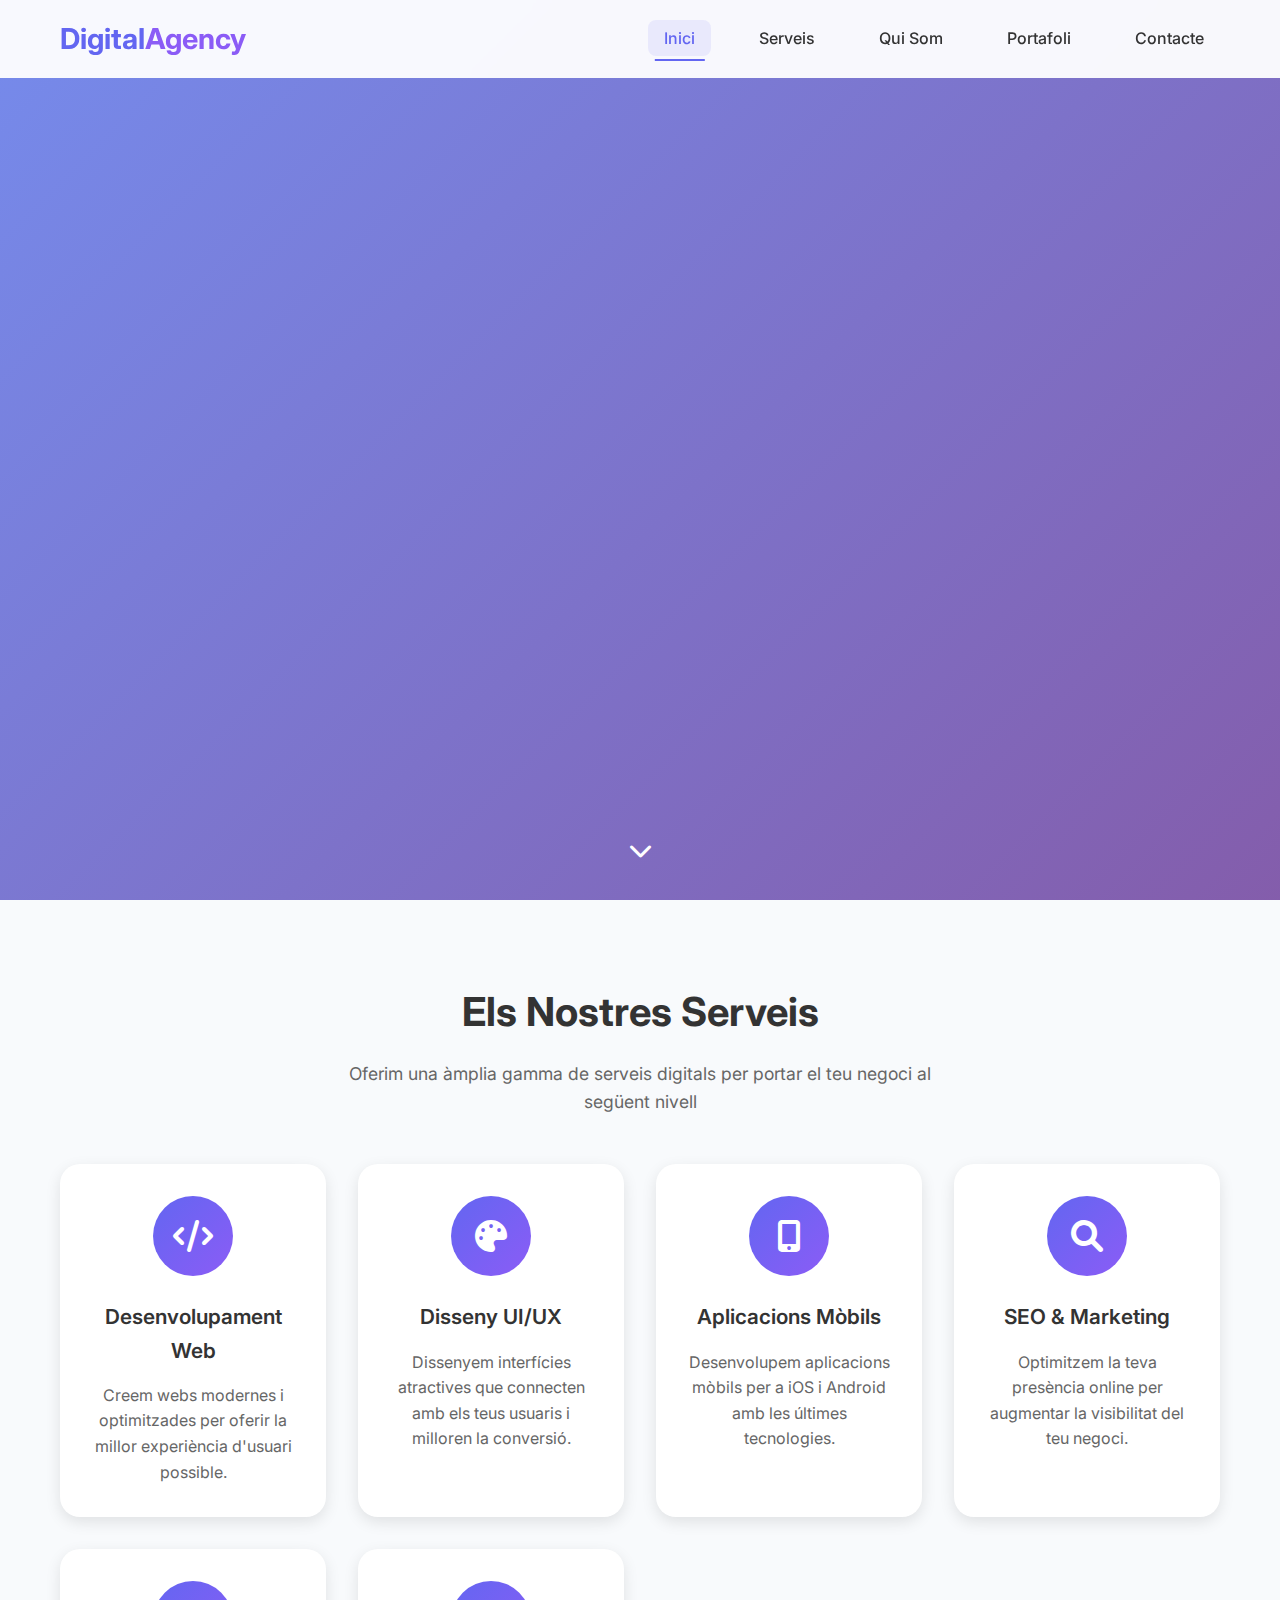
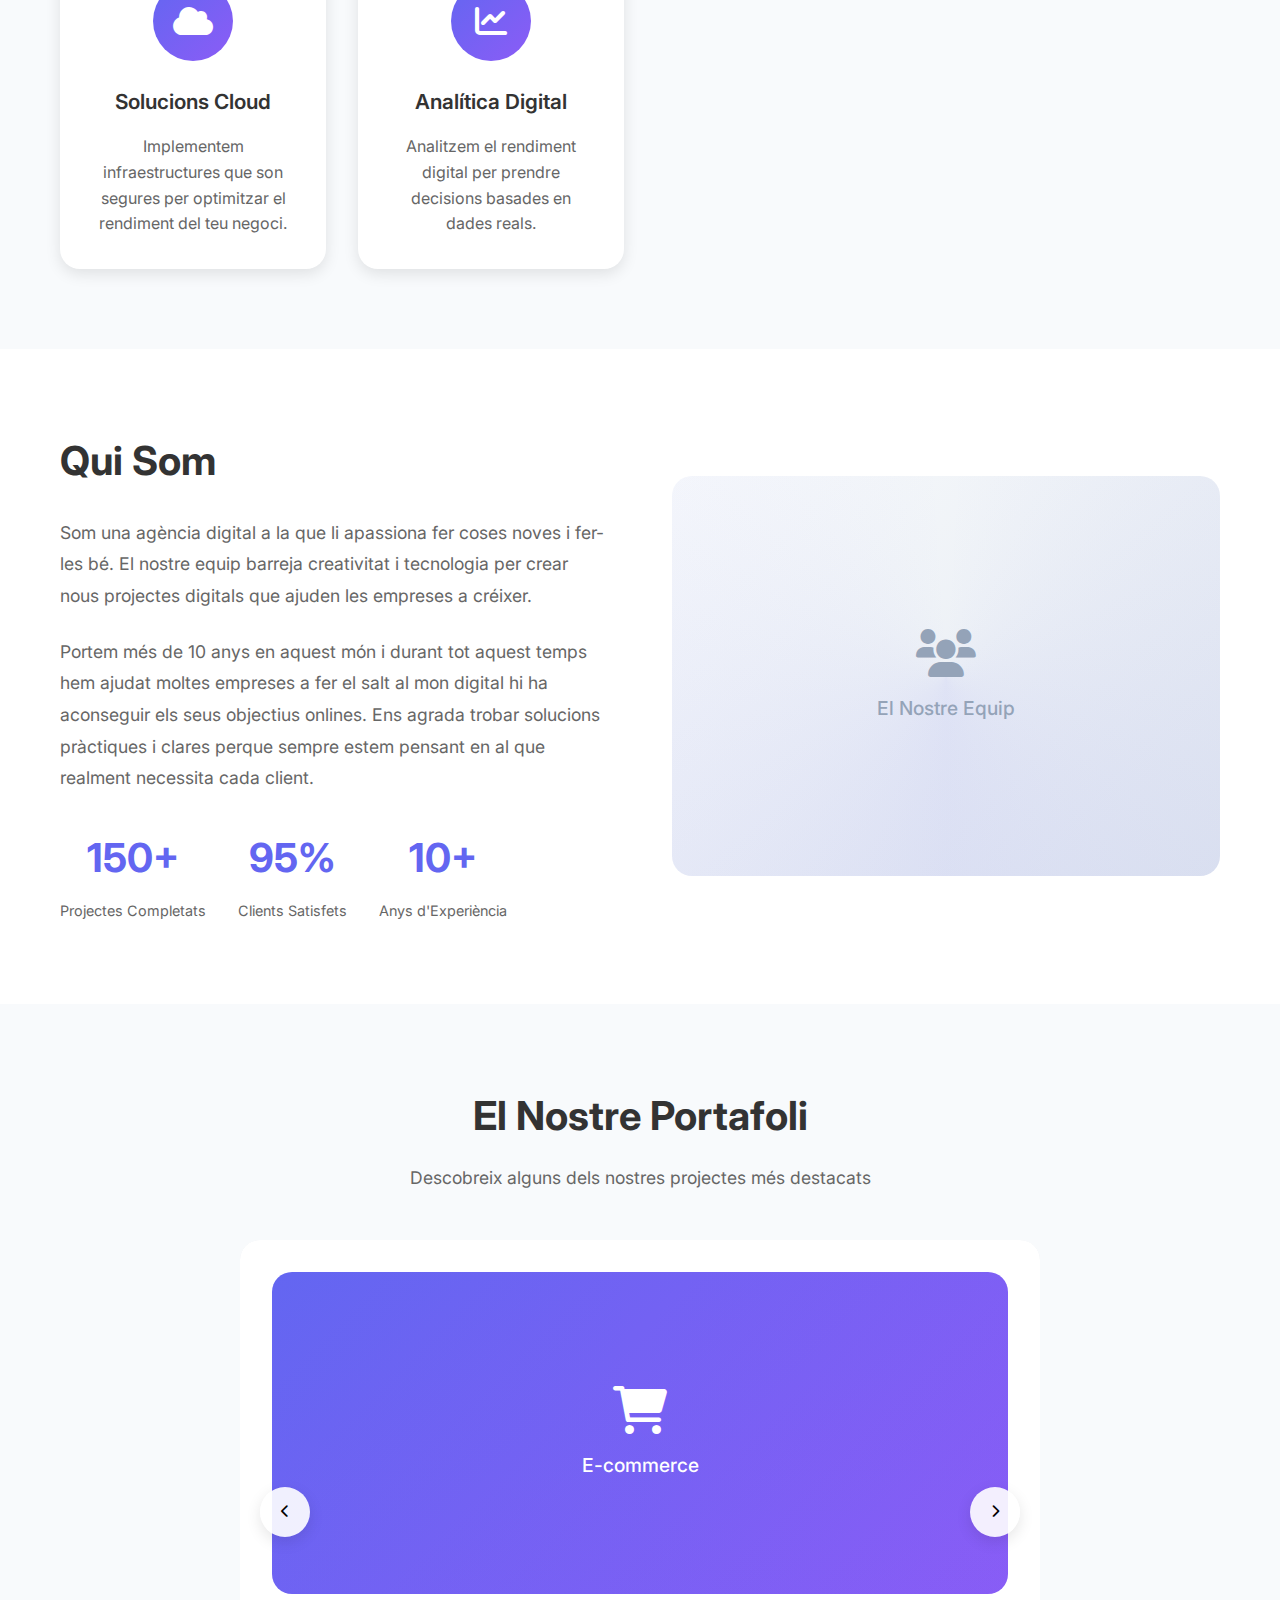
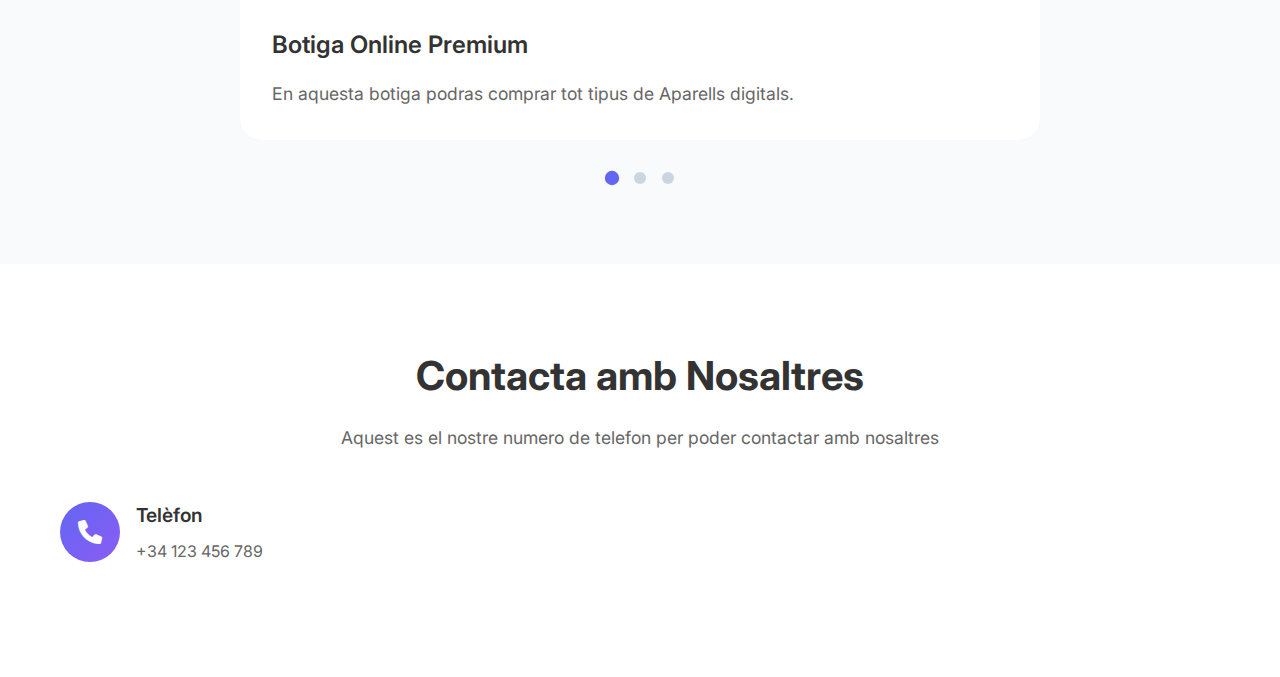
<file: index.html>
<!DOCTYPE html>
<html lang="ca">
<head>
    <meta charset="UTF-8">
    <meta name="viewport" content="width=device-width, initial-scale=1.0">
    <title>Modern Portfolio - Agència Digital</title>
    <link href="https://fonts.googleapis.com/css2?family=Inter:wght@300;400;500;600;700&display=swap" rel="stylesheet">
    <link rel="stylesheet" href="https://cdnjs.cloudflare.com/ajax/libs/font-awesome/6.0.0/css/all.min.css">
    <style>

/* Reset i configuració base */
* {
    margin: 0;
    padding: 0;
    box-sizing: border-box;
}

html {
    scroll-behavior: smooth;
}

body {
    font-family: 'Inter', sans-serif;
    line-height: 1.6;
    color: #333;
    background-color: #ffffff;
}

/* Contenidor general */
.container {
    max-width: 1200px;
    margin: 0 auto;
    padding: 0 20px;
}

/* Header i Navegació */
.header {
    position: fixed;
    top: 0;
    width: 100%;
    background: rgba(255, 255, 255, 0.95);
    backdrop-filter: blur(10px);
    z-index: 1000;
    transition: all 0.3s ease;
}

.navbar {
    padding: 1rem 0;
}

.nav-container {
    max-width: 1200px;
    margin: 0 auto;
    padding: 0 20px;
    display: flex;
    justify-content: space-between;
    align-items: center;
}

.nav-logo h2 {
    color: #6366f1;
    font-weight: 700;
    font-size: 1.8rem;
}

.nav-menu {
    display: flex;
    list-style: none;
    gap: 2rem;
}

.nav-link {
    text-decoration: none;
    color: #333;
    font-weight: 500;
    padding: 0.5rem 1rem;
    border-radius: 8px;
    transition: all 0.3s ease;
    position: relative;
}

.nav-link:hover,
.nav-link.active {
    color: #6366f1;
    background-color: rgba(99, 102, 241, 0.1);
}

.nav-link::after {
    content: '';
    position: absolute;
    bottom: -5px;
    left: 50%;
    width: 0;
    height: 2px;
    background: #6366f1;
    transition: all 0.3s ease;
    transform: translateX(-50%);
}

.nav-link:hover::after,
.nav-link.active::after {
    width: 80%;
}

/* Menu hamburguesa */
.nav-toggle {
    display: none;
    flex-direction: column;
    cursor: pointer;
}

.bar {
    width: 25px;
    height: 3px;
    background: #333;
    margin: 3px 0;
    transition: 0.3s;
    border-radius: 2px;
}

/* Secció Hero */
.hero {
    height: 100vh;
    position: relative;
    display: flex;
    align-items: center;
    justify-content: center;
    text-align: center;
    overflow: hidden;
}

.hero-background {
    position: absolute;
    top: 0;
    left: 0;
    width: 100%;
    height: 100%;
    background: linear-gradient(135deg, #667eea 0%, #764ba2 100%);
    opacity: 0.9;
    z-index: -1;
}

.hero-background::before {
    content: '';
    position: absolute;
    top: 0;
    left: 0;
    width: 100%;
    height: 100%;
    background: url('data:image/svg+xml,<svg width="60" height="60" viewBox="0 0 60 60" xmlns="http://www.w3.org/2000/svg"><g fill="none" fill-rule="evenodd"><g fill="%23ffffff" fill-opacity="0.1"><circle cx="30" cy="30" r="2"/></g></svg>');
    animation: backgroundMove 20s linear infinite;
}

@keyframes backgroundMove {
    0% { transform: translateX(0) translateY(0); }
    100% { transform: translateX(-60px) translateY(-60px); }
}

.hero-content {
    z-index: 1;
    color: white;
    max-width: 800px;
    padding: 0 20px;
}

.hero-title {
    font-size: 3.5rem;
    font-weight: 700;
    margin-bottom: 1rem;
    opacity: 0;
    animation: fadeInUp 1s ease 0.5s forwards;
}

.hero-subtitle {
    font-size: 1.2rem;
    margin-bottom: 2rem;
    opacity: 0;
    animation: fadeInUp 1s ease 0.7s forwards;
}

.hero-buttons {
    display: flex;
    gap: 1rem;
    justify-content: center;
    flex-wrap: wrap;
    opacity: 0;
    animation: fadeInUp 1s ease 0.9s forwards;
}

.btn {
    padding: 1rem 2rem;
    border: none;
    border-radius: 50px;
    text-decoration: none;
    font-weight: 600;
    transition: all 0.3s ease;
    cursor: pointer;
    display: inline-block;
    position: relative;
    overflow: hidden;
}

.btn-primary {
    background: #6366f1;
    color: white;
}

.btn-primary:hover {
    background: #5855eb;
    transform: translateY(-2px);
    box-shadow: 0 10px 20px rgba(99, 102, 241, 0.3);
}

.btn-secondary {
    background: transparent;
    color: white;
    border: 2px solid white;
}

.btn-secondary:hover {
    background: white;
    color: #6366f1;
    transform: translateY(-2px);
}

.scroll-indicator {
    position: absolute;
    bottom: 30px;
    left: 50%;
    transform: translateX(-50%);
    color: white;
    font-size: 1.5rem;
    animation: bounce 2s infinite;
}

@keyframes bounce {
    0%, 20%, 50%, 80%, 100% { transform: translateX(-50%) translateY(0); }
    40% { transform: translateX(-50%) translateY(-10px); }
    60% { transform: translateX(-50%) translateY(-5px); }
}

@keyframes fadeInUp {
    from {
        opacity: 0;
        transform: translateY(30px);
    }
    to {
        opacity: 1;
        transform: translateY(0);
    }
}

/* Seccions generals */
section {
    padding: 5rem 0;
}

.section-header {
    text-align: center;
    margin-bottom: 3rem;
}

.section-title {
    font-size: 2.5rem;
    font-weight: 700;
    margin-bottom: 1rem;
    color: #333;
}

.section-subtitle {
    font-size: 1.1rem;
    color: #666;
    max-width: 600px;
    margin: 0 auto;
}

/* Secció Serveis */
.services {
    background: #f8fafc;
}

.services-grid {
    display: grid;
    grid-template-columns: repeat(auto-fit, minmax(250px, 1fr));
    gap: 2rem;
}

.service-card {
    background: white;
    padding: 2rem;
    border-radius: 20px;
    text-align: center;
    box-shadow: 0 5px 15px rgba(0, 0, 0, 0.1);
    transition: all 0.3s ease;
    position: relative;
    overflow: hidden;
    cursor: pointer;
    display: block;
    text-decoration: none;
    color: inherit;
}

.service-card::before {
    content: '';
    position: absolute;
    top: 0;
    left: -100%;
    width: 100%;
    height: 100%;
    background: linear-gradient(90deg, transparent, rgba(99, 102, 241, 0.1), transparent);
    transition: left 0.5s ease;
}

.service-card:hover::before {
    left: 100%;
}

.service-card:hover {
    transform: translateY(-10px);
    box-shadow: 0 15px 30px rgba(99, 102, 241, 0.2);
    text-decoration: none;
    color: inherit;
}

.service-icon {
    width: 80px;
    height: 80px;
    background: linear-gradient(135deg, #6366f1, #8b5cf6);
    border-radius: 50%;
    display: flex;
    align-items: center;
    justify-content: center;
    margin: 0 auto 1.5rem;
    font-size: 2rem;
    color: white;
    transition: all 0.3s ease;
}

.service-card:hover .service-icon {
    transform: scale(1.1) rotate(10deg);
}

.service-card h3 {
    font-size: 1.3rem;
    font-weight: 600;
    margin-bottom: 1rem;
    color: #333;
}

.service-card p {
    color: #666;
    line-height: 1.6;
}

/* Secció Qui Som */
.about-content {
    display: grid;
    grid-template-columns: 1fr 1fr;
    gap: 4rem;
    align-items: center;
}

.about-text h2 {
    font-size: 2.5rem;
    font-weight: 700;
    margin-bottom: 1.5rem;
    color: #333;
}

.about-text p {
    font-size: 1.1rem;
    color: #666;
    margin-bottom: 1.5rem;
    line-height: 1.8;
}

.stats {
    display: flex;
    gap: 2rem;
    margin-top: 2rem;
}

.stat {
    text-align: center;
}

.stat-number {
    font-size: 2.5rem;
    font-weight: 700;
    color: #6366f1;
    margin-bottom: 0.5rem;
}

.stat p {
    font-size: 0.9rem;
    color: #666;
    margin: 0;
}

.about-image {
    display: flex;
    justify-content: center;
    align-items: center;
}

.image-placeholder {
    width: 100%;
    height: 400px;
    background: linear-gradient(135deg, #f8fafc, #e2e8f0);
    border-radius: 20px;
    display: flex;
    flex-direction: column;
    align-items: center;
    justify-content: center;
    color: #94a3b8;
    font-size: 3rem;
    position: relative;
    overflow: hidden;
}

.image-placeholder::before {
    content: '';
    position: absolute;
    top: -50%;
    left: -50%;
    width: 200%;
    height: 200%;
    background: conic-gradient(from 0deg, transparent, rgba(99, 102, 241, 0.1), transparent);
    animation: rotate 4s linear infinite;
}

@keyframes rotate {
    0% { transform: rotate(0deg); }
    100% { transform: rotate(360deg); }
}

.image-placeholder i {
    z-index: 1;
    margin-bottom: 1rem;
}

.image-placeholder p {
    z-index: 1;
    font-size: 1.2rem;
    font-weight: 500;
    margin: 0;
}

/* Secció Portafoli */
.portfolio {
    background: #f8fafc;
}

.portfolio-carousel {
    position: relative;
    max-width: 800px;
    margin: 0 auto;
}

.carousel-container {
    position: relative;
    height: 500px;
    overflow: hidden;
    border-radius: 20px;
}

.portfolio-item {
    position: absolute;
    width: 100%;
    height: 100%;
    background: white;
    border-radius: 20px;
    padding: 2rem;
    display: flex;
    flex-direction: column;
    opacity: 0;
    transform: translateX(100%);
    transition: all 0.5s ease;
    box-shadow: 0 10px 30px rgba(0, 0, 0, 0.1);
}

.portfolio-item.active {
    opacity: 1;
    transform: translateX(0);
}

.portfolio-image {
    flex: 1;
    margin-bottom: 2rem;
}

.portfolio-image .image-placeholder {
    height: 100%;
    background: linear-gradient(135deg, #6366f1, #8b5cf6);
    color: white;
}

.portfolio-info h3 {
    font-size: 1.5rem;
    font-weight: 600;
    margin-bottom: 1rem;
    color: #333;
}

.portfolio-info p {
    color: #666;
    font-size: 1.1rem;
}

.carousel-controls {
    position: absolute;
    top: 50%;
    width: 100%;
    display: flex;
    justify-content: space-between;
    transform: translateY(-50%);
    padding: 0 20px;
}

.carousel-btn {
    width: 50px;
    height: 50px;
    background: rgba(255, 255, 255, 0.9);
    border: none;
    border-radius: 50%;
    display: flex;
    align-items: center;
    justify-content: center;
    cursor: pointer;
    transition: all 0.3s ease;
    box-shadow: 0 5px 15px rgba(0, 0, 0, 0.1);
}

.carousel-btn:hover {
    background: white;
    transform: scale(1.1);
}

.carousel-indicators {
    display: flex;
    justify-content: center;
    gap: 1rem;
    margin-top: 2rem;
}

.indicator {
    width: 12px;
    height: 12px;
    border-radius: 50%;
    background: #cbd5e1;
    cursor: pointer;
    transition: all 0.3s ease;
}

.indicator.active {
    background: #6366f1;
    transform: scale(1.2);
}

/* Secció Contacte */
.contact-content {
    display: grid;
    grid-template-columns: 1fr 1fr;
    gap: 4rem;
}

.contact-item {
    display: flex;
    align-items: center;
    gap: 1rem;
    margin-bottom: 2rem;
}

.contact-icon {
    width: 60px;
    height: 60px;
    background: linear-gradient(135deg, #6366f1, #8b5cf6);
    border-radius: 50%;
    display: flex;
    align-items: center;
    justify-content: center;
    color: white;
    font-size: 1.5rem;
}

.contact-item h4 {
    font-size: 1.2rem;
    font-weight: 600;
    margin-bottom: 0.5rem;
    color: #333;
}

.contact-item p {
    color: #666;
    margin: 0;
}

.contact-form {
    background: white;
    padding: 2rem;
    border-radius: 20px;
    box-shadow: 0 10px 30px rgba(0, 0, 0, 0.1);
}

.form-group {
    margin-bottom: 1.5rem;
}

.form-group label {
    display: block;
    margin-bottom: 0.5rem;
    font-weight: 600;
    color: #333;
}

.form-group input,
.form-group textarea {
    width: 100%;
    padding: 1rem;
    border: 2px solid #e2e8f0;
    border-radius: 10px;
    font-size: 1rem;
    transition: all 0.3s ease;
    font-family: inherit;
}

.form-group input:focus,
.form-group textarea:focus {
    outline: none;
    border-color: #6366f1;
    box-shadow: 0 0 0 3px rgba(99, 102, 241, 0.1);
}

.form-group textarea {
    resize: vertical;
    height: 120px;
}

/* Footer */
.footer {
    background: #1f2937;
    color: white;
    text-align: center;
    padding: 2rem 0;
}

.footer p {
    margin-bottom: 1rem;
}

.social-links {
    display: flex;
    justify-content: center;
    gap: 1rem;
}

.social-link {
    width: 40px;
    height: 40px;
    background: rgba(255, 255, 255, 0.1);
    border-radius: 50%;
    display: flex;
    align-items: center;
    justify-content: center;
    color: white;
    text-decoration: none;
    transition: all 0.3s ease;
}

.social-link:hover {
    background: #6366f1;
    transform: translateY(-2px);
}

/* Responsive Design */
@media (max-width: 768px) {
    .nav-menu {
        position: fixed;
        left: -100%;
        top: 70px;
        flex-direction: column;
        background-color: white;
        width: 100%;
        text-align: center;
        transition: 0.3s;
        box-shadow: 0 10px 27px rgba(0, 0, 0, 0.05);
        padding: 2rem 0;
    }

    .nav-menu.active {
        left: 0;
    }

    .nav-toggle {
        display: flex;
    }

    .nav-toggle.active .bar:nth-child(2) {
        opacity: 0;
    }

    .nav-toggle.active .bar:nth-child(1) {
        transform: translateY(8px) rotate(45deg);
    }

    .nav-toggle.active .bar:nth-child(3) {
        transform: translateY(-8px) rotate(-45deg);
    }

    .hero-title {
        font-size: 2.5rem;
    }

    .hero-subtitle {
        font-size: 1.1rem;
    }

    .hero-buttons {
        flex-direction: column;
        align-items: center;
    }

    .section-title {
        font-size: 2rem;
    }

    .about-content,
    .contact-content {
        grid-template-columns: 1fr;
        gap: 2rem;
    }

    .stats {
        justify-content: center;
    }

    .carousel-controls {
        padding: 0 10px;
    }

    .carousel-btn {
        width: 40px;
        height: 40px;
    }
}

@media (max-width: 480px) {
    .hero-title {
        font-size: 2rem;
    }

    .btn {
        padding: 0.8rem 1.5rem;
        font-size: 0.9rem;
    }

    .service-card,
    .contact-form {
        padding: 1.5rem;
    }

    .stats {
        flex-direction: column;
        gap: 1rem;
    }
}
    </style>
</head>
<body>
    <!-- Header -->
    <header class="header">
        <nav class="navbar">
            <div class="nav-container">
                <div class="nav-logo">
                    <h2>Digital<span style="color: #8b5cf6;">Agency</span></h2>
                </div>
                <ul class="nav-menu">
                    <li><a href="#hero" class="nav-link active">Inici</a></li>
                    <li><a href="#services" class="nav-link">Serveis</a></li>
                    <li><a href="#about" class="nav-link">Qui Som</a></li>
                    <li><a href="#portfolio" class="nav-link">Portafoli</a></li>
                    <li><a href="#contact" class="nav-link">Contacte</a></li>
                </ul>
                <div class="nav-toggle">
                    <span class="bar"></span>
                    <span class="bar"></span>
                    <span class="bar"></span>
                </div>
            </div>
        </nav>
    </header>

    <!-- Hero Section -->
    <section id="hero" class="hero">
        <div class="hero-background"></div>
        <div class="hero-content">
            <h1 class="hero-title">El mon digital</h1>
            <p class="hero-subtitle">Fem que la teva visió sembli digital amb dissenys innovadors i solucions tecnològiques</p>
            <div class="hero-buttons">
                <a href="#services" class="btn btn-primary">Descobreix els Nostres Serveis</a>
                <a href="#portfolio" class="btn btn-secondary">Veure Portafoli</a>
            </div>
        </div>
        <div class="scroll-indicator">
            <i class="fas fa-chevron-down"></i>
        </div>
    </section>

    <!-- Services Section -->
    <section id="services" class="services">
        <div class="container">
            <div class="section-header">
                <h2 class="section-title">Els Nostres Serveis</h2>
                <p class="section-subtitle">Oferim una àmplia gamma de serveis digitals per portar el teu negoci al següent nivell</p>
            </div>
            <div class="services-grid">
                <a href="desenvolupament.html" class="service-card">
                    <div class="service-icon">
                        <i class="fas fa-code"></i>
                    </div>
                    <h3>Desenvolupament Web</h3>
                    <p>Creem webs modernes i optimitzades per oferir la millor experiència d'usuari possible.</p>
                </a>
                <a href="#" class="service-card">
                    <div class="service-icon">
                        <i class="fas fa-palette"></i>
                    </div>
                    <h3>Disseny UI/UX</h3>
                    <p>Dissenyem interfícies atractives que connecten amb els teus usuaris i milloren la conversió.</p>
                </a>
                <a href="aplicacionsmobils.html" class="service-card">
                    <div class="service-icon">
                        <i class="fas fa-mobile-alt"></i>
                    </div>
                    <h3>Aplicacions Mòbils</h3>
                    <p>Desenvolupem aplicacions mòbils per a iOS i Android amb les últimes tecnologies.</p>
                </a>
                <a href="#" class="service-card">
                    <div class="service-icon">
                        <i class="fas fa-search"></i>
                    </div>
                    <h3>SEO & Marketing</h3>
                    <p>Optimitzem la teva presència online per augmentar la visibilitat del teu negoci.</p>
                </a>
                <a href="solucionscloud.html" class="service-card">
                    <div class="service-icon">
                        <i class="fas fa-cloud"></i>
                    </div>
                    <h3>Solucions Cloud</h3>
                    <p>Implementem infraestructures que son segures per optimitzar el rendiment del teu negoci.</p>
                </a>
                <a href="#" class="service-card">
                    <div class="service-icon">
                        <i class="fas fa-chart-line"></i>
                    </div>
                    <h3>Analítica Digital</h3>
                    <p>Analitzem el rendiment digital per prendre decisions basades en dades reals.</p>
                </a>
            </div>
        </div>
    </section>

    <!-- About Section -->
    <section id="about" class="about">
        <div class="container">
            <div class="about-content">
                <div class="about-text">
                    <h2>Qui Som</h2>
                    <p> Som una agència digital a la que li apassiona fer coses noves i fer-les bé. El nostre equip barreja creativitat i tecnologia per crear nous projectes digitals que ajuden les empreses a créixer.<p>

                    <p> Portem més de 10 anys en aquest món i durant tot aquest temps hem ajudat moltes empreses a fer el salt al mon digital hi ha aconseguir els seus objectius onlines. Ens agrada trobar solucions pràctiques i clares perque sempre estem pensant en al que realment necessita cada client.</p>
                    <div class="stats">
                        <div class="stat">
                            <div class="stat-number">150+</div>
                            <p>Projectes Completats</p>
                        </div>
                        <div class="stat">
                            <div class="stat-number">95%</div>
                            <p>Clients Satisfets</p>
                        </div>
                        <div class="stat">
                            <div class="stat-number">10+</div>
                            <p>Anys d'Experiència</p>
                        </div>
                    </div>
                </div>
                <div class="about-image">
                    <div class="image-placeholder">
                        <i class="fas fa-users"></i>
                        <p>El Nostre Equip</p>
                    </div>
                </div>
            </div>
        </div>
    </section>

    <!-- Portfolio Section -->
    <section id="portfolio" class="portfolio">
        <div class="container">
            <div class="section-header">
                <h2 class="section-title">El Nostre Portafoli</h2>
                <p class="section-subtitle">Descobreix alguns dels nostres projectes més destacats</p>
            </div>
            <div class="portfolio-carousel">
                <div class="carousel-container">
                    <div class="portfolio-item active">
                        <div class="portfolio-image">
                            <div class="image-placeholder">
                                <i class="fas fa-shopping-cart"></i>
                                <p>E-commerce</p>
                            </div>
                        </div>
                        <div class="portfolio-info">
                            <h3>Botiga Online Premium</h3>
                            <p>En aquesta botiga podras comprar tot tipus de Aparells digitals.</p>
                        </div>
                    </div>
                    <div class="portfolio-item">
                        <div class="portfolio-image">
                            <div class="image-placeholder">
                                <i class="fas fa-mobile-alt"></i>
                                <p>App Mòbil</p>
                            </div>
                        </div>
                        <div class="portfolio-info">
                            <h3>Aplicació de Fitness</h3>
                            <p>Una app mòbil nativa amb seguiment d'exercicis, plans personalitzats i integració amb dispositius wearables.</p>
                        </div>
                    </div>
                    <div class="portfolio-item">
                        <div class="portfolio-image">
                            <div class="image-placeholder">
                                <i class="fas fa-building"></i>
                                <p>Web Corporativa</p>
                            </div>
                        </div>
                        <div class="portfolio-info">
                            <h3>Portal Corporatiu</h3>
                            <p>Un lloc web corporatiu modern amb sistema de gestió de continguts, blog integrat i optimització SEO.</p>
                        </div>
                    </div>
                </div>
                <div class="carousel-controls">
                    <button class="carousel-btn" id="prevBtn">
                        <i class="fas fa-chevron-left"></i>
                    </button>
                    <button class="carousel-btn" id="nextBtn">
                        <i class="fas fa-chevron-right"></i>
                    </button>
                </div>
                <div class="carousel-indicators">
                    <div class="indicator active" data-index="0"></div>
                    <div class="indicator" data-index="1"></div>
                    <div class="indicator" data-index="2"></div>
                </div>
            </div>
        </div>
    </section>

    <!-- Contact Section -->
    <section id="contact" class="contact">
        <div class="container">
            <div class="section-header">
                <h2 class="section-title">Contacta amb Nosaltres</h2>
                <p class="section-subtitle">Aquest es el nostre numero de telefon per poder contactar amb nosaltres</p>
            </div>
            <div class="contact-content">
                <div class="contact-info">
                    <div class="contact-item">
                        <div class="contact-icon">
                            <i class="fas fa-phone"></i>
                        </div>
                        <div>
                            <h4>Telèfon</h4>
                            <p>+34 123 456 789</p>
                        </div>
</file>
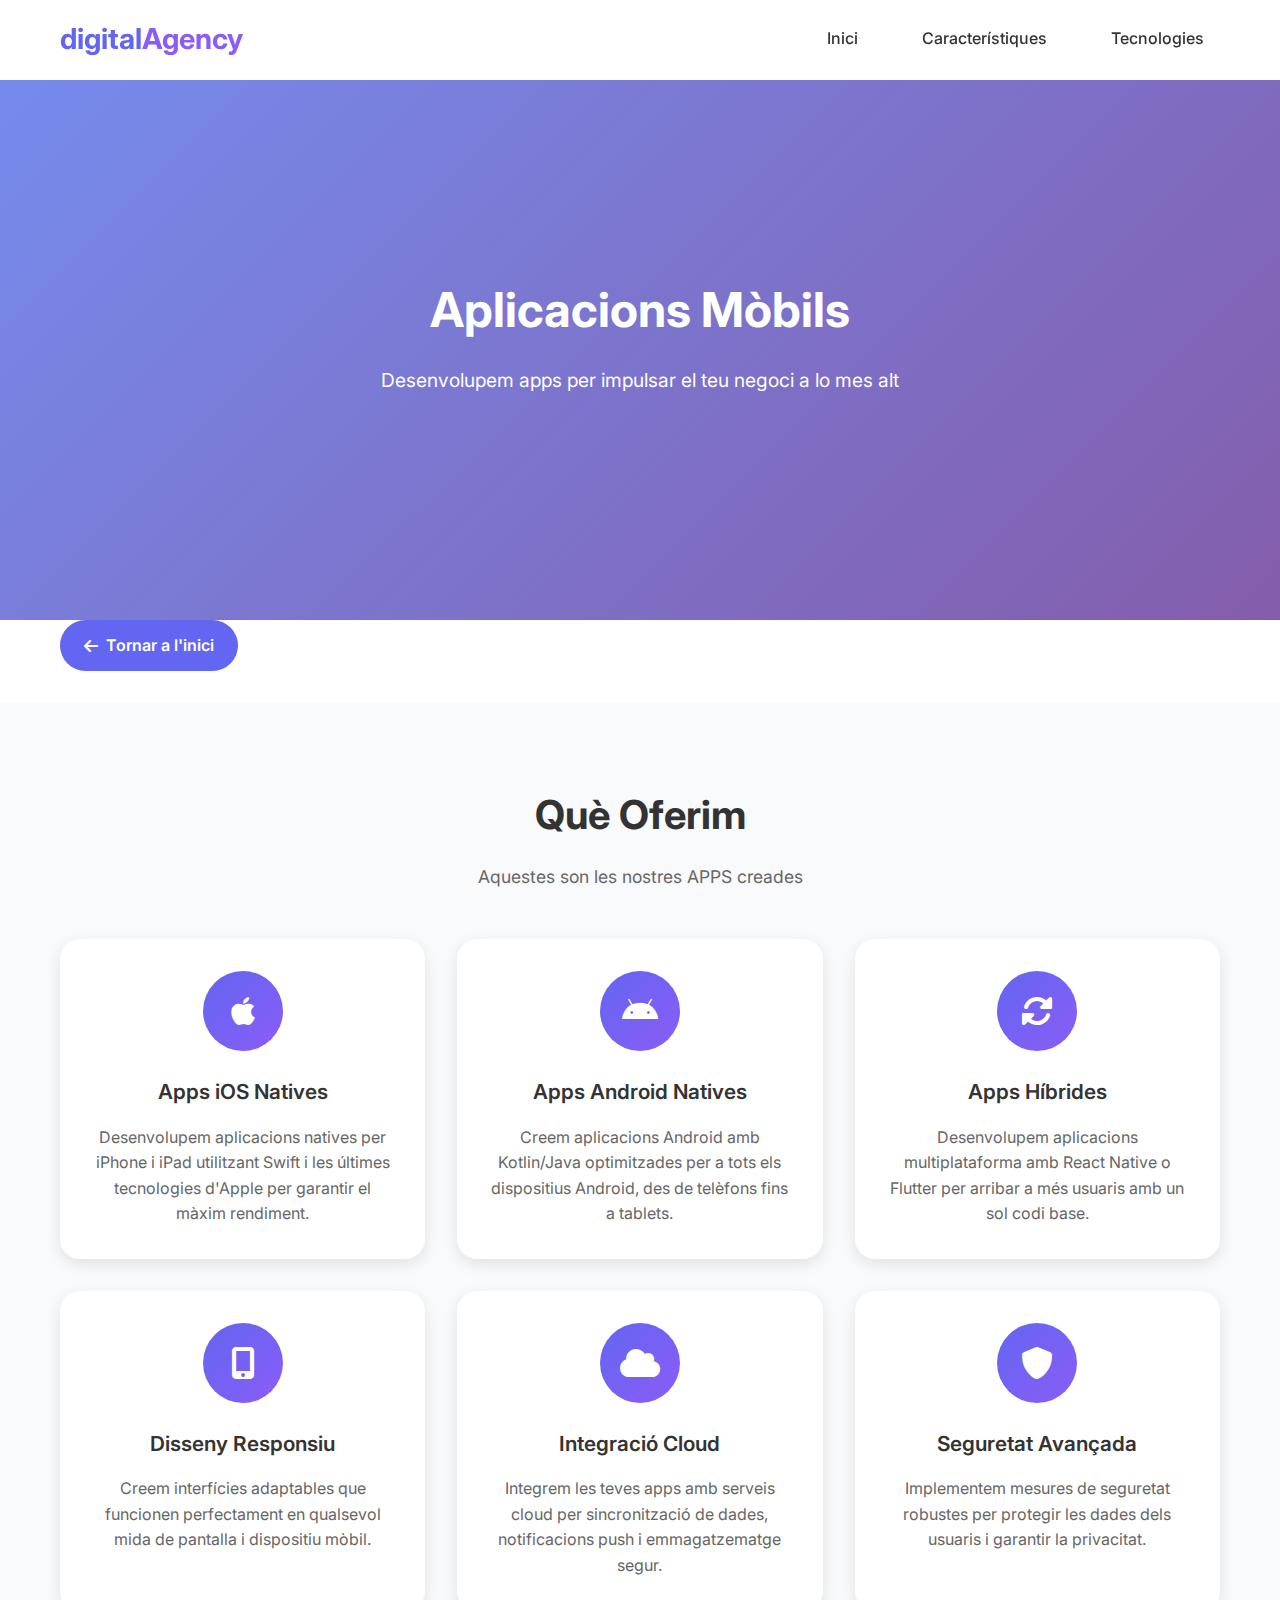
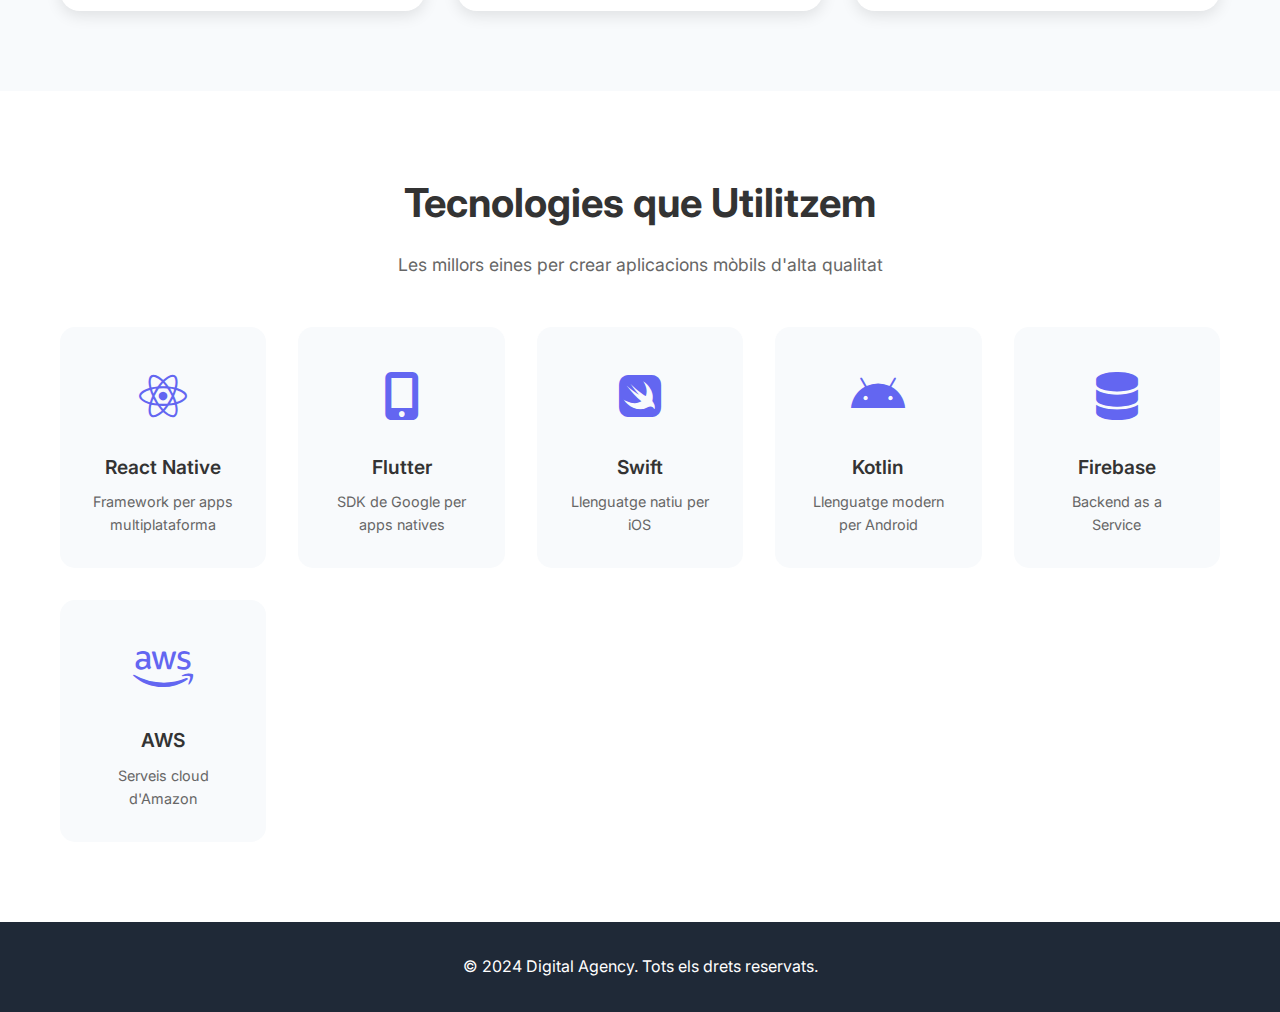
<file: aplicacionsmobils.html>
<!DOCTYPE html>
<html lang="ca">
<head>
    <meta charset="UTF-8">
    <meta name="viewport" content="width=device-width, initial-scale=1.0">
    <title>aplicacionsmobils</title>
    <link href="https://fonts.googleapis.com/css2?family=Inter:wght@300;400;500;600;700&display=swap" rel="stylesheet">
    <link rel="stylesheet" href="https://cdnjs.cloudflare.com/ajax/libs/font-awesome/6.0.0/css/all.min.css">
    <style>
/* Reset i configuració base */
* {
    margin: 0;
    padding: 0;
    box-sizing: border-box;
}

html {
    scroll-behavior: smooth;
}

body {
    font-family: 'Inter', sans-serif;
    line-height: 1.6;
    color: #333;
    background-color: #ffffff;
}

/* Contenidor general */
.container {
    max-width: 1200px;
    margin: 0 auto;
    padding: 0 20px;
}

/* Header i Navegació */
.header {
    position: fixed;
    top: 0;
    width: 100%;
    background: rgba(255, 255, 255, 0.95);
    backdrop-filter: blur(10px);
    z-index: 1000;
    transition: all 0.3s ease;
}

.navbar {
    padding: 1rem 0;
}

.nav-container {
    max-width: 1200px;
    margin: 0 auto;
    padding: 0 20px;
    display: flex;
    justify-content: space-between;
    align-items: center;
}

.nav-logo h2 {
    color: #6366f1;
    font-weight: 700;
    font-size: 1.8rem;
}

.nav-menu {
    display: flex;
    list-style: none;
    gap: 2rem;
}

.nav-link {
    text-decoration: none;
    color: #333;
    font-weight: 500;
    padding: 0.5rem 1rem;
    border-radius: 8px;
    transition: all 0.3s ease;
    position: relative;
}

.nav-link:hover,
.nav-link.active {
    color: #6366f1;
    background-color: rgba(99, 102, 241, 0.1);
}

/* Menu hamburguesa */
.nav-toggle {
    display: none;
    flex-direction: column;
    cursor: pointer;
}

.bar {
    width: 25px;
    height: 3px;
    background: #333;
    margin: 3px 0;
    transition: 0.3s;
    border-radius: 2px;
}

/* Botó tornar */
.back-btn {
    display: inline-flex;
    align-items: center;
    gap: 0.5rem;
    padding: 0.8rem 1.5rem;
    background: #6366f1;
    color: white;
    text-decoration: none;
    border-radius: 50px;
    font-weight: 600;
    transition: all 0.3s ease;
    margin-bottom: 2rem;
}

.back-btn:hover {
    background: #5855eb;
    transform: translateY(-2px);
}

/* Secció Hero */
.hero {
    height: 60vh;
    position: relative;
    display: flex;
    align-items: center;
    justify-content: center;
    text-align: center;
    overflow: hidden;
    margin-top: 80px;
}

.hero-background {
    position: absolute;
    top: 0;
    left: 0;
    width: 100%;
    height: 100%;
    background: linear-gradient(135deg, #667eea 0%, #764ba2 100%);
    opacity: 0.9;
    z-index: -1;
}

.hero-content {
    z-index: 1;
    color: white;
    max-width: 800px;
    padding: 0 20px;
}

.hero-title {
    font-size: 3rem;
    font-weight: 700;
    margin-bottom: 1rem;
}

.hero-subtitle {
    font-size: 1.2rem;
    margin-bottom: 2rem;
}

/* Seccions generals */
section {
    padding: 5rem 0;
}

.section-header {
    text-align: center;
    margin-bottom: 3rem;
}

.section-title {
    font-size: 2.5rem;
    font-weight: 700;
    margin-bottom: 1rem;
    color: #333;
}

.section-subtitle {
    font-size: 1.1rem;
    color: #666;
    max-width: 600px;
    margin: 0 auto;
}

/* Secció Característiques */
.features {
    background: #f8fafc;
}

.features-grid {
    display: grid;
    grid-template-columns: repeat(auto-fit, minmax(300px, 1fr));
    gap: 2rem;
}

.feature-card {
    background: white;
    padding: 2rem;
    border-radius: 20px;
    box-shadow: 0 5px 15px rgba(0, 0, 0, 0.1);
    transition: all 0.3s ease;
    position: relative;
    overflow: hidden;
}

.feature-card::before {
    content: '';
    position: absolute;
    top: 0;
    left: -100%;
    width: 100%;
    height: 100%;
    background: linear-gradient(90deg, transparent, rgba(99, 102, 241, 0.1), transparent);
    transition: left 0.5s ease;
}

.feature-card:hover::before {
    left: 100%;
}

.feature-card:hover {
    transform: translateY(-10px);
    box-shadow: 0 15px 30px rgba(99, 102, 241, 0.2);
}

.feature-icon {
    width: 80px;
    height: 80px;
    background: linear-gradient(135deg, #6366f1, #8b5cf6);
    border-radius: 50%;
    display: flex;
    align-items: center;
    justify-content: center;
    margin: 0 auto 1.5rem;
    font-size: 2rem;
    color: white;
}

.feature-card h3 {
    font-size: 1.3rem;
    font-weight: 600;
    margin-bottom: 1rem;
    color: #333;
    text-align: center;
}

.feature-card p {
    color: #666;
    line-height: 1.6;
    text-align: center;
}

/* Secció Tecnologies */
.technologies {
    background: white;
}

.tech-grid {
    display: grid;
    grid-template-columns: repeat(auto-fit, minmax(200px, 1fr));
    gap: 2rem;
}

.tech-item {
    text-align: center;
    padding: 2rem;
    border-radius: 15px;
    background: #f8fafc;
    transition: all 0.3s ease;
}

.tech-item:hover {
    background: white;
    box-shadow: 0 10px 25px rgba(0, 0, 0, 0.1);
    transform: translateY(-5px);
}

.tech-icon {
    font-size: 3rem;
    margin-bottom: 1rem;
    color: #6366f1;
}

.tech-item h4 {
    font-size: 1.2rem;
    font-weight: 600;
    color: #333;
    margin-bottom: 0.5rem;
}

.tech-item p {
    color: #666;
    font-size: 0.9rem;
}

/* Footer */
.footer {
    background: #1f2937;
    color: white;
    text-align: center;
    padding: 2rem 0;
}

/* Responsive Design */
@media (max-width: 768px) {
    .nav-menu {
        position: fixed;
        left: -100%;
        top: 70px;
        flex-direction: column;
        background-color: white;
        width: 100%;
        text-align: center;
        transition: 0.3s;
        box-shadow: 0 10px 27px rgba(0, 0, 0, 0.05);
        padding: 2rem 0;
    }

    .nav-menu.active {
        left: 0;
    }

    .nav-toggle {
        display: flex;
    }

    .hero-title {
        font-size: 2.5rem;
    }

    .section-title {
        font-size: 2rem;
    }

    .features-grid,
    .tech-grid {
        grid-template-columns: 1fr;
    }
}
    </style>
</head>
<body>
    <!-- Header -->
    <header class="header">
        <nav class="navbar">
            <div class="nav-container">
                <div class="nav-logo">
                    <h2>digital<span style="color: #8b5cf6;">Agency</span></h2>
                </div>
                <ul class="nav-menu">
                    <li><a href="index.html" class="nav-link">Inici</a></li>
                    <li><a href="#features" class="nav-link">Característiques</a></li>
                    <li><a href="#technologies" class="nav-link">Tecnologies</a></li>
                </ul>
                <div class="nav-toggle">
                    <span class="bar"></span>
                    <span class="bar"></span>
                    <span class="bar"></span>
                </div>
            </div>
        </nav>
    </header>

    <!-- Hero Section -->
    <section class="hero">
        <div class="hero-background"></div>
        <div class="hero-content">
            <h1 class="hero-title">Aplicacions Mòbils</h1>
            <p class="hero-subtitle">Desenvolupem apps per impulsar el teu negoci a lo mes alt</p>
        </div>
    </section>

    <!-- Main Content -->
    <main>
        <div class="container">
            <a href="index.html" class="back-btn">
                <i class="fas fa-arrow-left"></i>
                Tornar a l'inici
            </a>
        </div>

        <!-- Features Section -->
        <section id="features" class="features">
            <div class="container">
                <div class="section-header">
                    <h2 class="section-title">Què Oferim</h2>
                    <p class="section-subtitle">Aquestes son les nostres APPS creades</p>
                </div>
                <div class="features-grid">
                    <div class="feature-card">
                        <div class="feature-icon">
                            <i class="fab fa-apple"></i>
                        </div>
                        <h3>Apps iOS Natives</h3>
                        <p>Desenvolupem aplicacions natives per iPhone i iPad utilitzant Swift i les últimes tecnologies d'Apple per garantir el màxim rendiment.</p>
                    </div>
                    <div class="feature-card">
                        <div class="feature-icon">
                            <i class="fab fa-android"></i>
                        </div>
                        <h3>Apps Android Natives</h3>
                        <p>Creem aplicacions Android amb Kotlin/Java optimitzades per a tots els dispositius Android, des de telèfons fins a tablets.</p>
                    </div>
                    <div class="feature-card">
                        <div class="feature-icon">
                            <i class="fas fa-sync-alt"></i>
                        </div>
                        <h3>Apps Híbrides</h3>
                        <p>Desenvolupem aplicacions multiplataforma amb React Native o Flutter per arribar a més usuaris amb un sol codi base.</p>
                    </div>
                    <div class="feature-card">
                        <div class="feature-icon">
                            <i class="fas fa-mobile-alt"></i>
                        </div>
                        <h3>Disseny Responsiu</h3>
                        <p>Creem interfícies adaptables que funcionen perfectament en qualsevol mida de pantalla i dispositiu mòbil.</p>
                    </div>
                    <div class="feature-card">
                        <div class="feature-icon">
                            <i class="fas fa-cloud"></i>
                        </div>
                        <h3>Integració Cloud</h3>
                        <p>Integrem les teves apps amb serveis cloud per sincronització de dades, notificacions push i emmagatzematge segur.</p>
                    </div>
                    <div class="feature-card">
                        <div class="feature-icon">
                            <i class="fas fa-shield-alt"></i>
                        </div>
                        <h3>Seguretat Avançada</h3>
                        <p>Implementem mesures de seguretat robustes per protegir les dades dels usuaris i garantir la privacitat.</p>
                    </div>
                </div>
            </div>
        </section>

        <!-- Technologies Section -->
        <section id="technologies" class="technologies">
            <div class="container">
                <div class="section-header">
                    <h2 class="section-title">Tecnologies que Utilitzem</h2>
                    <p class="section-subtitle">Les millors eines per crear aplicacions mòbils d'alta qualitat</p>
                </div>
                <div class="tech-grid">
                    <div class="tech-item">
                        <div class="tech-icon">
                            <i class="fab fa-react"></i>
                        </div>
                        <h4>React Native</h4>
                        <p>Framework per apps multiplataforma</p>
                    </div>
                    <div class="tech-item">
                        <div class="tech-icon">
                            <i class="fas fa-mobile-alt"></i>
                        </div>
                        <h4>Flutter</h4>
                        <p>SDK de Google per apps natives</p>
                    </div>
                    <div class="tech-item">
                        <div class="tech-icon">
                            <i class="fab fa-swift"></i>
                        </div>
                        <h4>Swift</h4>
                        <p>Llenguatge natiu per iOS</p>
                    </div>
                    <div class="tech-item">
                        <div class="tech-icon">
                            <i class="fab fa-android"></i>
                        </div>
                        <h4>Kotlin</h4>
                        <p>Llenguatge modern per Android</p>
                    </div>
                    <div class="tech-item">
                        <div class="tech-icon">
                            <i class="fas fa-database"></i>
                        </div>
                        <h4>Firebase</h4>
                        <p>Backend as a Service</p>
                    </div>
                    <div class="tech-item">
                        <div class="tech-icon">
                            <i class="fab fa-aws"></i>
                        </div>
                        <h4>AWS</h4>
                        <p>Serveis cloud d'Amazon</p>
                    </div>
                </div>
            </div>
        </section>
    </main>

    <!-- Footer -->
    <footer class="footer">
        <div class="container">
            <p>&copy; 2024 Digital Agency. Tots els drets reservats.</p>
        </div>
    </footer>

    <script>
        // Mobile menu toggle
        const navToggle = document.querySelector('.nav-toggle');
        const navMenu = document.querySelector('.nav-menu');

        navToggle.addEventListener('click', () => {
            navMenu.classList.toggle('active');
            navToggle.classList.toggle('active');
        });

        // Smooth scrolling for navigation links
        document.querySelectorAll('a[href^="#"]').forEach(anchor => {
            anchor.addEventListener('click', function (e) {
                e.preventDefault();
                const target = document.querySelector(this.getAttribute('href'));
                if (target) {
                    target.scrollIntoView({
                        behavior: 'smooth',
                        block: 'start'
                    });
                }
            });
        });
    </script>
</body>
</html>
</file>
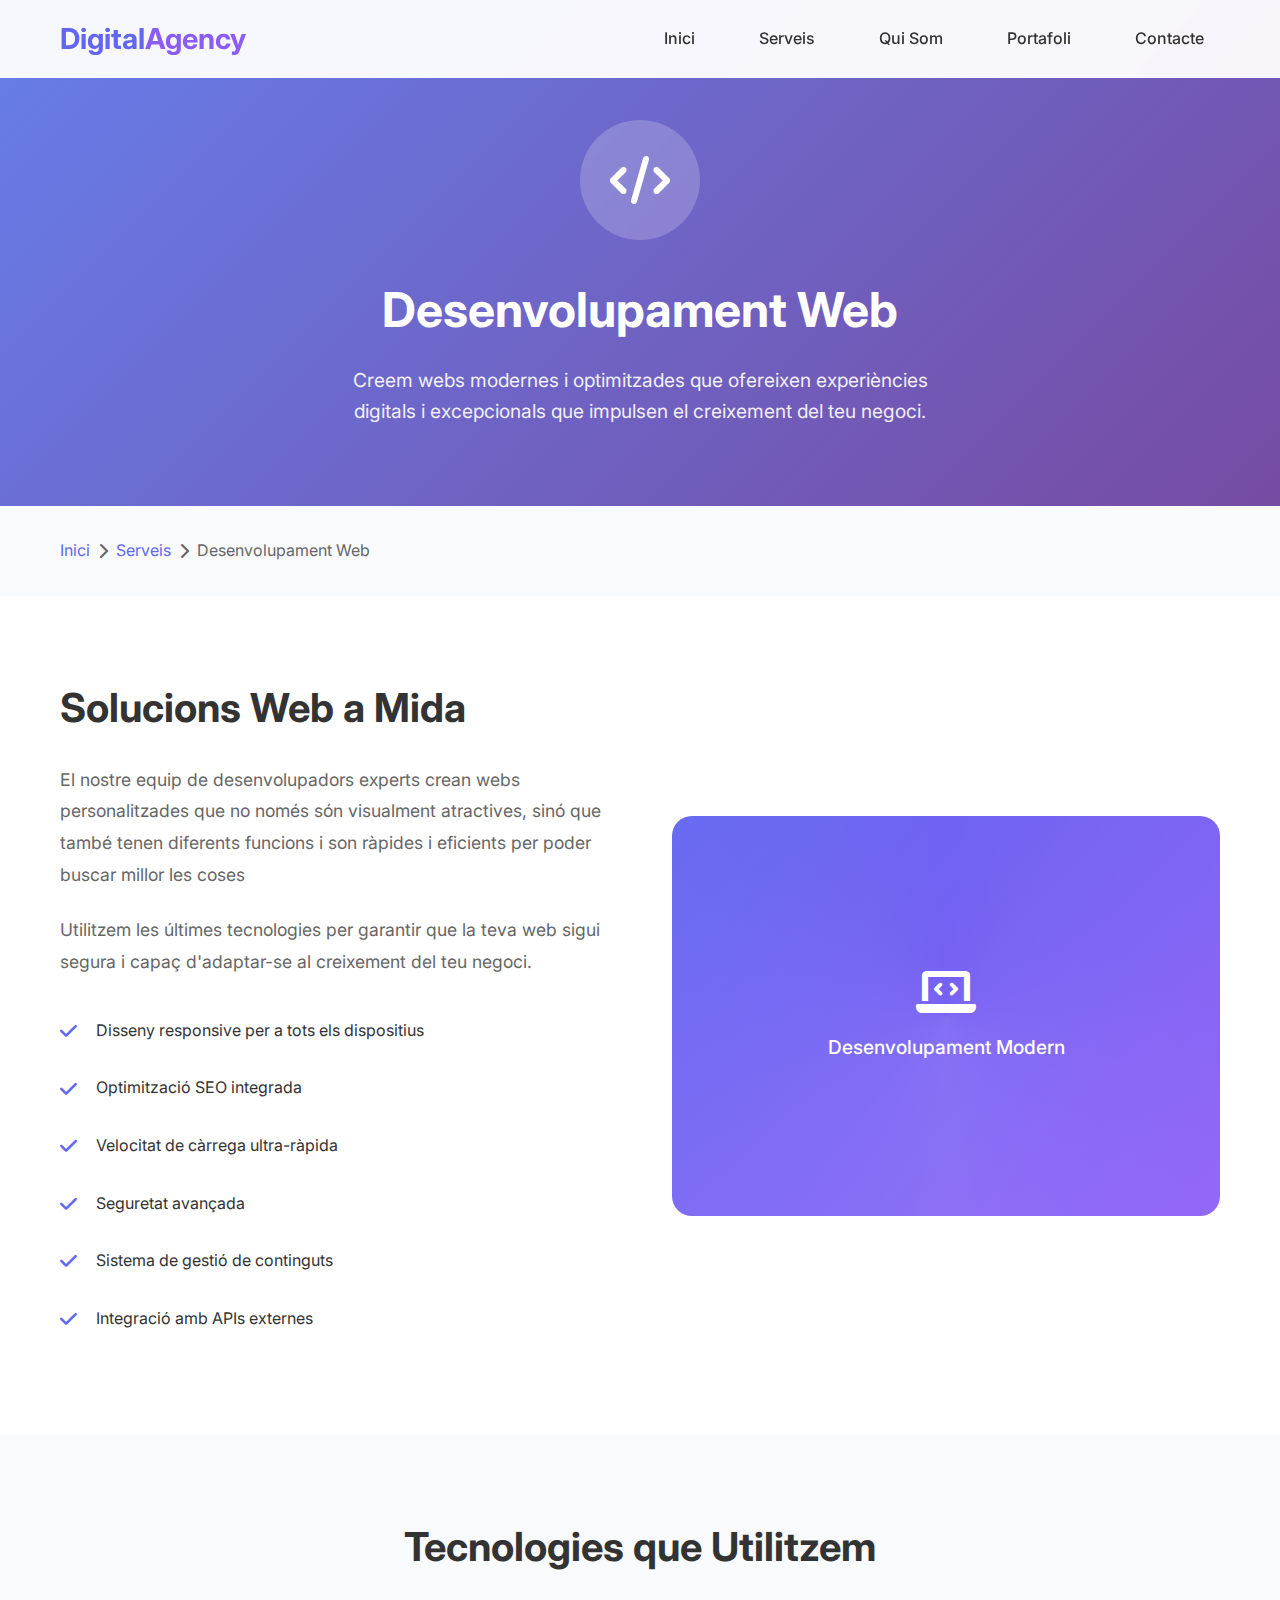
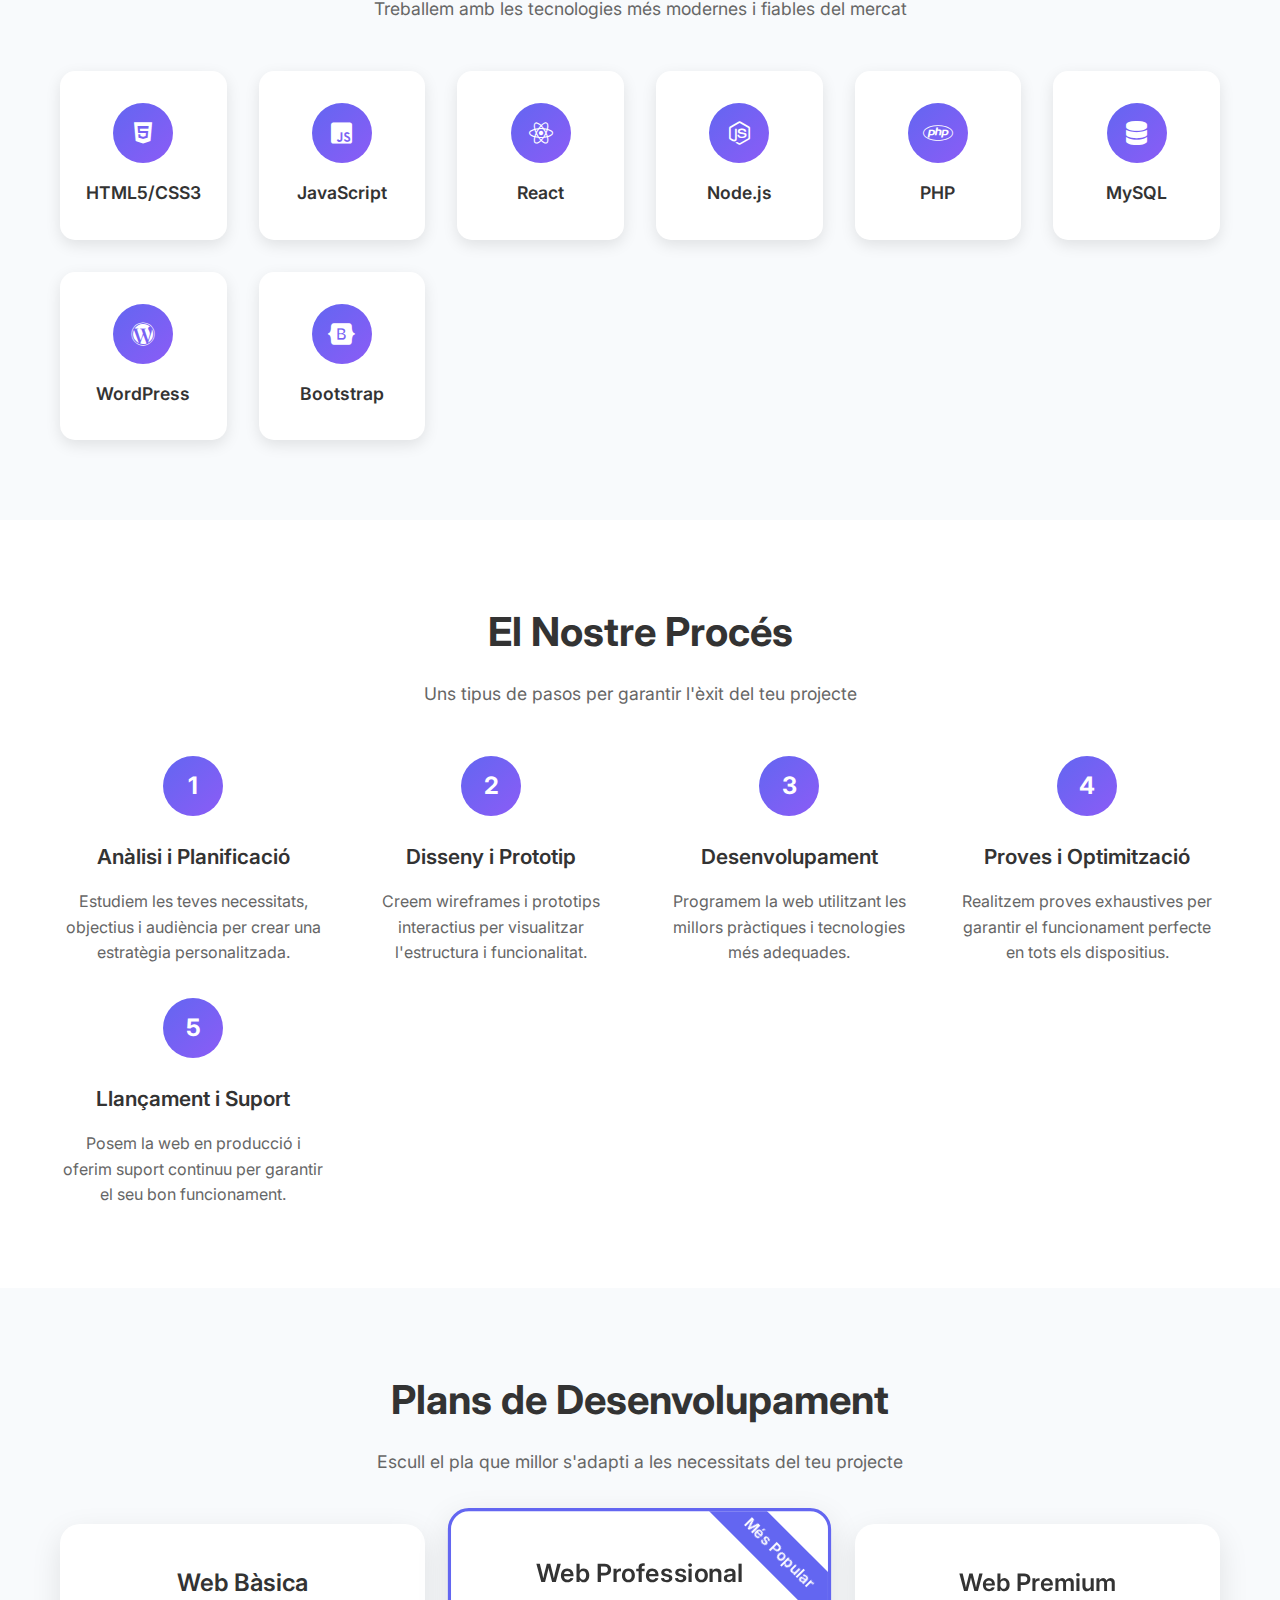
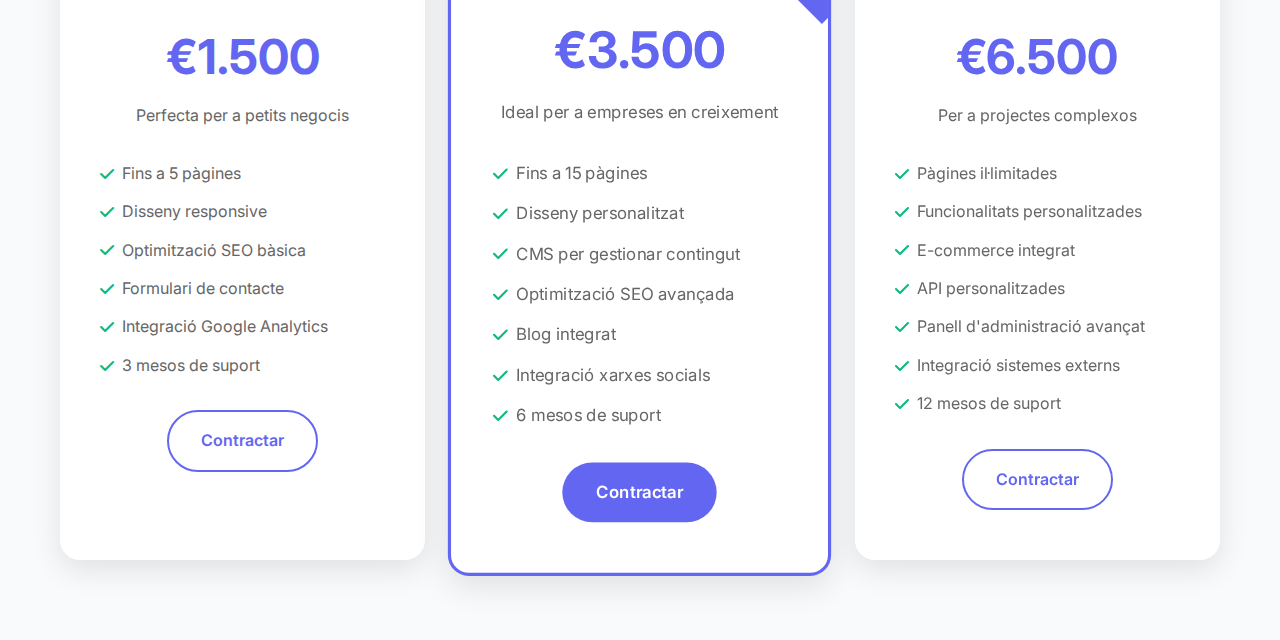
<file: desenvolupament.html>
<!DOCTYPE html>
<html lang="ca">
<head>
    <meta charset="UTF-8">
    <meta name="viewport" content="width=device-width, initial-scale=1.0">
    <title>Desenvolupament Web - Digital Agency</title>
    <link href="https://fonts.googleapis.com/css2?family=Inter:wght@300;400;500;600;700&display=swap" rel="stylesheet">
    <link rel="stylesheet" href="https://cdnjs.cloudflare.com/ajax/libs/font-awesome/6.0.0/css/all.min.css">
    <style>
/* Reset i configuració base */
* {
    margin: 0;
    padding: 0;
    box-sizing: border-box;
}

html {
    scroll-behavior: smooth;
}

body {
    font-family: 'Inter', sans-serif;
    line-height: 1.6;
    color: #333;
    background-color: #ffffff;
}

/* Contenidor general */
.container {
    max-width: 1200px;
    margin: 0 auto;
    padding: 0 20px;
}

/* Header i Navegació */
.header {
    position: fixed;
    top: 0;
    width: 100%;
    background: rgba(255, 255, 255, 0.95);
    backdrop-filter: blur(10px);
    z-index: 1000;
    transition: all 0.3s ease;
}

.navbar {
    padding: 1rem 0;
}

.nav-container {
    max-width: 1200px;
    margin: 0 auto;
    padding: 0 20px;
    display: flex;
    justify-content: space-between;
    align-items: center;
}

.nav-logo h2 {
    color: #6366f1;
    font-weight: 700;
    font-size: 1.8rem;
}

.nav-menu {
    display: flex;
    list-style: none;
    gap: 2rem;
}

.nav-link {
    text-decoration: none;
    color: #333;
    font-weight: 500;
    padding: 0.5rem 1rem;
    border-radius: 8px;
    transition: all 0.3s ease;
    position: relative;
}

.nav-link:hover {
    color: #6366f1;
    background-color: rgba(99, 102, 241, 0.1);
}

.nav-link::after {
    content: '';
    position: absolute;
    bottom: -5px;
    left: 50%;
    width: 0;
    height: 2px;
    background: #6366f1;
    transition: all 0.3s ease;
    transform: translateX(-50%);
}

.nav-link:hover::after {
    width: 80%;
}

/* Menu hamburguesa */
.nav-toggle {
    display: none;
    flex-direction: column;
    cursor: pointer;
}

.bar {
    width: 25px;
    height: 3px;
    background: #333;
    margin: 3px 0;
    transition: 0.3s;
    border-radius: 2px;
}

/* Secció Hero del Servei */
.service-hero {
    padding: 120px 0 80px;
    background: linear-gradient(135deg, #667eea 0%, #764ba2 100%);
    color: white;
    text-align: center;
    position: relative;
    overflow: hidden;
}

.service-hero::before {
    content: '';
    position: absolute;
    top: 0;
    left: 0;
    width: 100%;
    height: 100%;
    background: url('data:image/svg+xml,<svg width="60" height="60" viewBox="0 0 60 60" xmlns="http://www.w3.org/2000/svg"><g fill="none" fill-rule="evenodd"><g fill="%23ffffff" fill-opacity="0.1"><circle cx="30" cy="30" r="2"/></g></svg>');
    animation: backgroundMove 20s linear infinite;
}

@keyframes backgroundMove {
    0% { transform: translateX(0) translateY(0); }
    100% { transform: translateX(-60px) translateY(-60px); }
}

.service-hero-content {
    position: relative;
    z-index: 1;
}

.service-icon-large {
    width: 120px;
    height: 120px;
    background: rgba(255, 255, 255, 0.2);
    border-radius: 50%;
    display: flex;
    align-items: center;
    justify-content: center;
    margin: 0 auto 2rem;
    font-size: 3rem;
    backdrop-filter: blur(10px);
}

.service-hero h1 {
    font-size: 3rem;
    font-weight: 700;
    margin-bottom: 1rem;
}

.service-hero p {
    font-size: 1.2rem;
    max-width: 600px;
    margin: 0 auto;
    opacity: 0.9;
}

/* Breadcrumb */
.breadcrumb {
    padding: 2rem 0;
    background: #f8fafc;
}

.breadcrumb-nav {
    display: flex;
    align-items: center;
    gap: 0.5rem;
    color: #666;
}

.breadcrumb-nav a {
    color: #6366f1;
    text-decoration: none;
    transition: color 0.3s ease;
}

.breadcrumb-nav a:hover {
    color: #5855eb;
}

/* Seccions generals */
section {
    padding: 5rem 0;
}

.section-header {
    text-align: center;
    margin-bottom: 3rem;
}

.section-title {
    font-size: 2.5rem;
    font-weight: 700;
    margin-bottom: 1rem;
    color: #333;
}

.section-subtitle {
    font-size: 1.1rem;
    color: #666;
    max-width: 600px;
    margin: 0 auto;
}

/* Secció Descripció del Servei */
.service-description {
    background: white;
}

.description-content {
    display: grid;
    grid-template-columns: 1fr 1fr;
    gap: 4rem;
    align-items: center;
}

.description-text h2 {
    font-size: 2.5rem;
    font-weight: 700;
    margin-bottom: 1.5rem;
    color: #333;
}

.description-text p {
    font-size: 1.1rem;
    color: #666;
    margin-bottom: 1.5rem;
    line-height: 1.8;
}

.features-list {
    list-style: none;
    margin-top: 2rem;
}

.features-list li {
    display: flex;
    align-items: center;
    gap: 1rem;
    margin-bottom: 1rem;
    padding: 0.5rem 0;
}

.features-list li i {
    color: #6366f1;
    font-size: 1.2rem;
    width: 20px;
}

.description-image {
    display: flex;
    justify-content: center;
    align-items: center;
}

.image-placeholder {
    width: 100%;
    height: 400px;
    background: linear-gradient(135deg, #6366f1, #8b5cf6);
    border-radius: 20px;
    display: flex;
    flex-direction: column;
    align-items: center;
    justify-content: center;
    color: white;
    font-size: 3rem;
    position: relative;
    overflow: hidden;
}

.image-placeholder::before {
    content: '';
    position: absolute;
    top: -50%;
    left: -50%;
    width: 200%;
    height: 200%;
    background: conic-gradient(from 0deg, transparent, rgba(255, 255, 255, 0.1), transparent);
    animation: rotate 4s linear infinite;
}

@keyframes rotate {
    0% { transform: rotate(0deg); }
    100% { transform: rotate(360deg); }
}

.image-placeholder i {
    z-index: 1;
    margin-bottom: 1rem;
}

.image-placeholder p {
    z-index: 1;
    font-size: 1.2rem;
    font-weight: 500;
    margin: 0;
}

/* Secció Tecnologies */
.technologies {
    background: #f8fafc;
}

.tech-grid {
    display: grid;
    grid-template-columns: repeat(auto-fit, minmax(150px, 1fr));
    gap: 2rem;
    margin-top: 3rem;
}

.tech-item {
    background: white;
    padding: 2rem 1rem;
    border-radius: 15px;
    text-align: center;
    box-shadow: 0 5px 15px rgba(0, 0, 0, 0.1);
    transition: all 0.3s ease;
    cursor: pointer;
}

.tech-item:hover {
    transform: translateY(-5px);
    box-shadow: 0 15px 30px rgba(99, 102, 241, 0.15);
}

.tech-icon {
    width: 60px;
    height: 60px;
    background: linear-gradient(135deg, #6366f1, #8b5cf6);
    border-radius: 50%;
    display: flex;
    align-items: center;
    justify-content: center;
    margin: 0 auto 1rem;
    font-size: 1.5rem;
    color: white;
}

.tech-item h4 {
    font-size: 1.1rem;
    font-weight: 600;
    color: #333;
}

/* Secció Procés */
.process {
    background: white;
}

.process-steps {
    display: grid;
    grid-template-columns: repeat(auto-fit, minmax(250px, 1fr));
    gap: 2rem;
    margin-top: 3rem;
}

.process-step {
    text-align: center;
    position: relative;
}

.step-number {
    width: 60px;
    height: 60px;
    background: linear-gradient(135deg, #6366f1, #8b5cf6);
    border-radius: 50%;
    display: flex;
    align-items: center;
    justify-content: center;
    color: white;
    font-size: 1.5rem;
    font-weight: 700;
    margin: 0 auto 1.5rem;
}

.process-step h3 {
    font-size: 1.3rem;
    font-weight: 600;
    margin-bottom: 1rem;
    color: #333;
}

.process-step p {
    color: #666;
    line-height: 1.6;
}

/* Secció Preus */
.pricing {
    background: #f8fafc;
}

.pricing-grid {
    display: grid;
    grid-template-columns: repeat(auto-fit, minmax(300px, 1fr));
    gap: 2rem;
    margin-top: 3rem;
}

.pricing-card {
    background: white;
    padding: 2.5rem;
    border-radius: 20px;
    text-align: center;
    box-shadow: 0 10px 30px rgba(0, 0, 0, 0.1);
    transition: all 0.3s ease;
    position: relative;
    overflow: hidden;
}

.pricing-card.featured {
    border: 3px solid #6366f1;
    transform: scale(1.05);
}

.pricing-card.featured::before {
    content: 'Més Popular';
    position: absolute;
    top: 20px;
    right: -30px;
    background: #6366f1;
    color: white;
    padding: 0.5rem 2rem;
    font-size: 0.9rem;
    font-weight: 600;
    transform: rotate(45deg);
}

.pricing-card:hover {
    transform: translateY(-10px);
    box-shadow: 0 20px 40px rgba(99, 102, 241, 0.15);
}

.pricing-card.featured:hover {
    transform: scale(1.05) translateY(-10px);
}

.pricing-card h3 {
    font-size: 1.5rem;
    font-weight: 600;
    margin-bottom: 1rem;
    color: #333;
}

.price {
    font-size: 3rem;
    font-weight: 700;
    color: #6366f1;
    margin-bottom: 0.5rem;
}

.price-subtitle {
    color: #666;
    margin-bottom: 2rem;
}

.pricing-features {
    list-style: none;
    margin-bottom: 2rem;
    text-align: left;
}

.pricing-features li {
    display: flex;
    align-items: center;
    gap: 0.5rem;
    margin-bottom: 0.8rem;
    color: #666;
}

.pricing-features li i {
    color: #10b981;
    font-size: 1rem;
}

.btn {
    padding: 1rem 2rem;
    border: none;
    border-radius: 50px;
    text-decoration: none;
    font-weight: 600;
    transition: all 0.3s ease;
    cursor: pointer;
    display: inline-block;
    position: relative;
    overflow: hidden;
}

.btn-primary {
    background: #6366f1;
    color: white;
}

.btn-primary:hover {
    background: #5855eb;
    transform: translateY(-2px);
    box-shadow: 0 10px 20px rgba(99, 102, 241, 0.3);
}

.btn-outline {
    background: transparent;
    color: #6366f1;
    border: 2px solid #6366f1;
}

.btn-outline:hover {
    background: #6366f1;
    color: white;
    transform: translateY(-2px);
}

/* CTA Section */
.cta {
    background: linear-gradient(135deg, #667eea 0%, #764ba2 100%);
    color: white;
    text-align: center;
    position: relative;
    overflow: hidden;
}

.cta::before {
    content: '';
    position: absolute;
    top: 0;
    left: 0;
    width: 100%;
    height: 100%;
    background: url('data:image/svg+xml,<svg width="60" height="60" viewBox="0 0 60 60" xmlns="http://www.w3.org/2000/svg"><g fill="none" fill-rule="evenodd"><g fill="%23ffffff" fill-opacity="0.1"><circle cx="30" cy="30" r="2"/></g></svg>');
    animation: backgroundMove 20s linear infinite;
}

.cta-content {
    position: relative;
    z-index: 1;
}

.cta h2 {
    font-size: 2.5rem;
    font-weight: 700;
    margin-bottom: 1rem;
}

.cta p {
    font-size: 1.2rem;
    margin-bottom: 2rem;
    opacity: 0.9;
}

.btn-white {
    background: white;
    color: #6366f1;
}

.btn-white:hover {
    background: #f8fafc;
    transform: translateY(-2px);
    box-shadow: 0 10px 20px rgba(255, 255, 255, 0.3);
}

/* Footer */
.footer {
    background: #1f2937;
    color: white;
    text-align: center;
    padding: 2rem 0;
}

.footer p {
    margin-bottom: 1rem;
}

.social-links {
    display: flex;
    justify-content: center;
    gap: 1rem;
}

.social-link {
    width: 40px;
    height: 40px;
    background: rgba(255, 255, 255, 0.1);
    border-radius: 50%;
    display: flex;
    align-items: center;
    justify-content: center;
    color: white;
    text-decoration: none;
    transition: all 0.3s ease;
}

.social-link:hover {
    background: #6366f1;
    transform: translateY(-2px);
}

/* Responsive Design */
@media (max-width: 768px) {
    .nav-menu {
        position: fixed;
        left: -100%;
        top: 70px;
        flex-direction: column;
        background-color: white;
        width: 100%;
        text-align: center;
        transition: 0.3s;
        box-shadow: 0 10px 27px rgba(0, 0, 0, 0.05);
        padding: 2rem 0;
    }

    .nav-menu.active {
        left: 0;
    }

    .nav-toggle {
        display: flex;
    }

    .nav-toggle.active .bar:nth-child(2) {
        opacity: 0;
    }

    .nav-toggle.active .bar:nth-child(1) {
        transform: translateY(8px) rotate(45deg);
    }

    .nav-toggle.active .bar:nth-child(3) {
        transform: translateY(-8px) rotate(-45deg);
    }

    .service-hero h1 {
        font-size: 2rem;
    }

    .service-hero p {
        font-size: 1.1rem;
    }

    .section-title {
        font-size: 2rem;
    }

    .description-content {
        grid-template-columns: 1fr;
        gap: 2rem;
    }

    .pricing-card.featured {
        transform: none;
    }

    .pricing-card.featured:hover {
        transform: translateY(-10px);
    }

    .cta h2 {
        font-size: 2rem;
    }
}

@media (max-width: 480px) {
    .service-hero h1 {
        font-size: 1.8rem;
    }

    .btn {
        padding: 0.8rem 1.5rem;
        font-size: 0.9rem;
    }

    .pricing-card {
        padding: 2rem;
    }

    .price {
        font-size: 2.5rem;
    }
}
    </style>
</head>
<body>
    <!-- Header -->
    <header class="header">
        <nav class="navbar">
            <div class="nav-container">
                <div class="nav-logo">
                    <h2>Digital<span style="color: #8b5cf6;">Agency</span></h2>
                </div>
                <ul class="nav-menu">
                    <li><a href="index.html" class="nav-link">Inici</a></li>
                    <li><a href="index.html#services" class="nav-link">Serveis</a></li>
                    <li><a href="index.html#about" class="nav-link">Qui Som</a></li>
                    <li><a href="index.html#portfolio" class="nav-link">Portafoli</a></li>
                    <li><a href="index.html#contact" class="nav-link">Contacte</a></li>
                </ul>
                <div class="nav-toggle">
                    <span class="bar"></span>
                    <span class="bar"></span>
                    <span class="bar"></span>
                </div>
            </div>
        </nav>
    </header>

    <!-- Service Hero Section -->
    <section class="service-hero">
        <div class="container">
            <div class="service-hero-content">
                <div class="service-icon-large">
                    <i class="fas fa-code"></i>
                </div>
                <h1>Desenvolupament Web</h1>
                <p>Creem webs modernes i optimitzades que ofereixen experiències digitals i excepcionals que impulsen el creixement del teu negoci.</p>
            </div>
        </div>
    </section>

    <!-- Breadcrumb -->
    <section class="breadcrumb">
        <div class="container">
            <nav class="breadcrumb-nav">
                <a href="index.html">Inici</a>
                <i class="fas fa-chevron-right"></i>
                <a href="index.html#services">Serveis</a>
                <i class="fas fa-chevron-right"></i>
                <span>Desenvolupament Web</span>
            </nav>
        </div>
    </section>

    <!-- Service Description -->
    <section class="service-description">
        <div class="container">
            <div class="description-content">
                <div class="description-text">
                    <h2>Solucions Web a Mida</h2>
                    <p>El nostre equip de desenvolupadors experts crean webs personalitzades que no només són visualment atractives, sinó que també tenen diferents funcions i son ràpides i eficients per poder buscar millor les coses</p>
                    <p>Utilitzem les últimes tecnologies per garantir que la teva web sigui segura i capaç d'adaptar-se al creixement del teu negoci.</p>
                    <ul class="features-list">
                        <li><i class="fas fa-check"></i> Disseny responsive per a tots els dispositius</li>
                        <li><i class="fas fa-check"></i> Optimització SEO integrada</li>
                        <li><i class="fas fa-check"></i> Velocitat de càrrega ultra-ràpida</li>
                        <li><i class="fas fa-check"></i> Seguretat avançada</li>
                        <li><i class="fas fa-check"></i> Sistema de gestió de continguts</li>
                        <li><i class="fas fa-check"></i> Integració amb APIs externes</li>
                    </ul>
                </div>
                <div class="description-image">
                    <div class="image-placeholder">
                        <i class="fas fa-laptop-code"></i>
                        <p>Desenvolupament Modern</p>
                    </div>
                </div>
            </div>
        </div>
    </section>

    <!-- Technologies Section -->
    <section id="technologies" class="technologies">
        <div class="container">
            <div class="section-header">
                <h2 class="section-title">Tecnologies que Utilitzem</h2>
                <p class="section-subtitle">Treballem amb les tecnologies més modernes i fiables del mercat</p>
            </div>
            <div class="tech-grid">
                <div class="tech-item">
                    <div class="tech-icon">
                        <i class="fab fa-html5"></i>
                    </div>
                    <h4>HTML5/CSS3</h4>
                </div>
                <div class="tech-item">
                    <div class="tech-icon">
                        <i class="fab fa-js-square"></i>
                    </div>
                    <h4>JavaScript</h4>
                </div>
                <div class="tech-item">
                    <div class="tech-icon">
                        <i class="fab fa-react"></i>
                    </div>
                    <h4>React</h4>
                </div>
                <div class="tech-item">
                    <div class="tech-icon">
                        <i class="fab fa-node-js"></i>
                    </div>
                    <h4>Node.js</h4>
                </div>
                <div class="tech-item">
                    <div class="tech-icon">
                        <i class="fab fa-php"></i>
                    </div>
                    <h4>PHP</h4>
                </div>
                <div class="tech-item">
                    <div class="tech-icon">
                        <i class="fas fa-database"></i>
                    </div>
                    <h4>MySQL</h4>
                </div>
                <div class="tech-item">
                    <div class="tech-icon">
                        <i class="fab fa-wordpress"></i>
                    </div>
                    <h4>WordPress</h4>
                </div>
                <div class="tech-item">
                    <div class="tech-icon">
                        <i class="fab fa-bootstrap"></i>
                    </div>
                    <h4>Bootstrap</h4>
                </div>
            </div>
        </div>
    </section>

    <!-- Process Section -->
    <section id="process" class="process">
        <div class="container">
            <div class="section-header">
                <h2 class="section-title">El Nostre Procés</h2>
                <p class="section-subtitle">Uns tipus de pasos per garantir l'èxit del teu projecte</p>
            </div>
            <div class="process-steps">
                <div class="process-step">
                    <div class="step-number">1</div>
                    <h3>Anàlisi i Planificació</h3>
                    <p>Estudiem les teves necessitats, objectius i audiència per crear una estratègia personalitzada.</p>
                </div>
                <div class="process-step">
                    <div class="step-number">2</div>
                    <h3>Disseny i Prototip</h3>
                    <p>Creem wireframes i prototips interactius per visualitzar l'estructura i funcionalitat.</p>
                </div>
                <div class="process-step">
                    <div class="step-number">3</div>
                    <h3>Desenvolupament</h3>
                    <p>Programem la web utilitzant les millors pràctiques i tecnologies més adequades.</p>
                </div>
                <div class="process-step">
                    <div class="step-number">4</div>
                    <h3>Proves i Optimització</h3>
                    <p>Realitzem proves exhaustives per garantir el funcionament perfecte en tots els dispositius.</p>
                </div>
                <div class="process-step">
                    <div class="step-number">5</div>
                    <h3>Llançament i Suport</h3>
                    <p>Posem la web en producció i oferim suport continuu per garantir el seu bon funcionament.</p>
                </div>
            </div>
        </div>
    </section>

    <!-- Pricing Section -->
    <section id="pricing" class="pricing">
        <div class="container">
            <div class="section-header">
                <h2 class="section-title">Plans de Desenvolupament</h2>
                <p class="section-subtitle">Escull el pla que millor s'adapti a les necessitats del teu projecte</p>
            </div>
            <div class="pricing-grid">
                <div class="pricing-card">
                    <h3>Web Bàsica</h3>
                    <div class="price">€1.500</div>
                    <p class="price-subtitle">Perfecta per a petits negocis</p>
                    <ul class="pricing-features">
                        <li><i class="fas fa-check"></i> Fins a 5 pàgines</li>
                        <li><i class="fas fa-check"></i> Disseny responsive</li>
                        <li><i class="fas fa-check"></i> Optimització SEO bàsica</li>
                        <li><i class="fas fa-check"></i> Formulari de contacte</li>
                        <li><i class="fas fa-check"></i> Integració Google Analytics</li>
                        <li><i class="fas fa-check"></i> 3 mesos de suport</li>
                    </ul>
                    <a href="#contact" class="btn btn-outline">Contractar</a>
                </div>
                <div class="pricing-card featured">
                    <h3>Web Professional</h3>
                    <div class="price">€3.500</div>
                    <p class="price-subtitle">Ideal per a empreses en creixement</p>
                    <ul class="pricing-features">
                        <li><i class="fas fa-check"></i> Fins a 15 pàgines</li>
                        <li><i class="fas fa-check"></i> Disseny personalitzat</li>
                        <li><i class="fas fa-check"></i> CMS per gestionar contingut</li>
                        <li><i class="fas fa-check"></i> Optimització SEO avançada</li>
                        <li><i class="fas fa-check"></i> Blog integrat</li>
                        <li><i class="fas fa-check"></i> Integració xarxes socials</li>
                        <li><i class="fas fa-check"></i> 6 mesos de suport</li>
                    </ul>
                    <a href="#contact" class="btn btn-primary">Contractar</a>
                </div>
                <div class="pricing-card">
                    <h3>Web Premium</h3>
                    <div class="price">€6.500</div>
                    <p class="price-subtitle">Per a projectes complexos</p>
                    <ul class="pricing-features">
                        <li><i class="fas fa-check"></i> Pàgines il·limitades</li>
                        <li><i class="fas fa-check"></i> Funcionalitats personalitzades</li>
                        <li><i class="fas fa-check"></i> E-commerce integrat</li>
                        <li><i class="fas fa-check"></i> API personalitzades</li>
                        <li><i class="fas fa-check"></i> Panell d'administració avançat</li>
                        <li><i class="fas fa-check"></i> Integració sistemes externs</li>
                        <li><i class="fas fa-check"></i> 12 mesos de suport</li>
                    </ul>
                    <a href="#contact" class="btn btn-outline">Contractar</a>
                </div>
            </div>
</file>
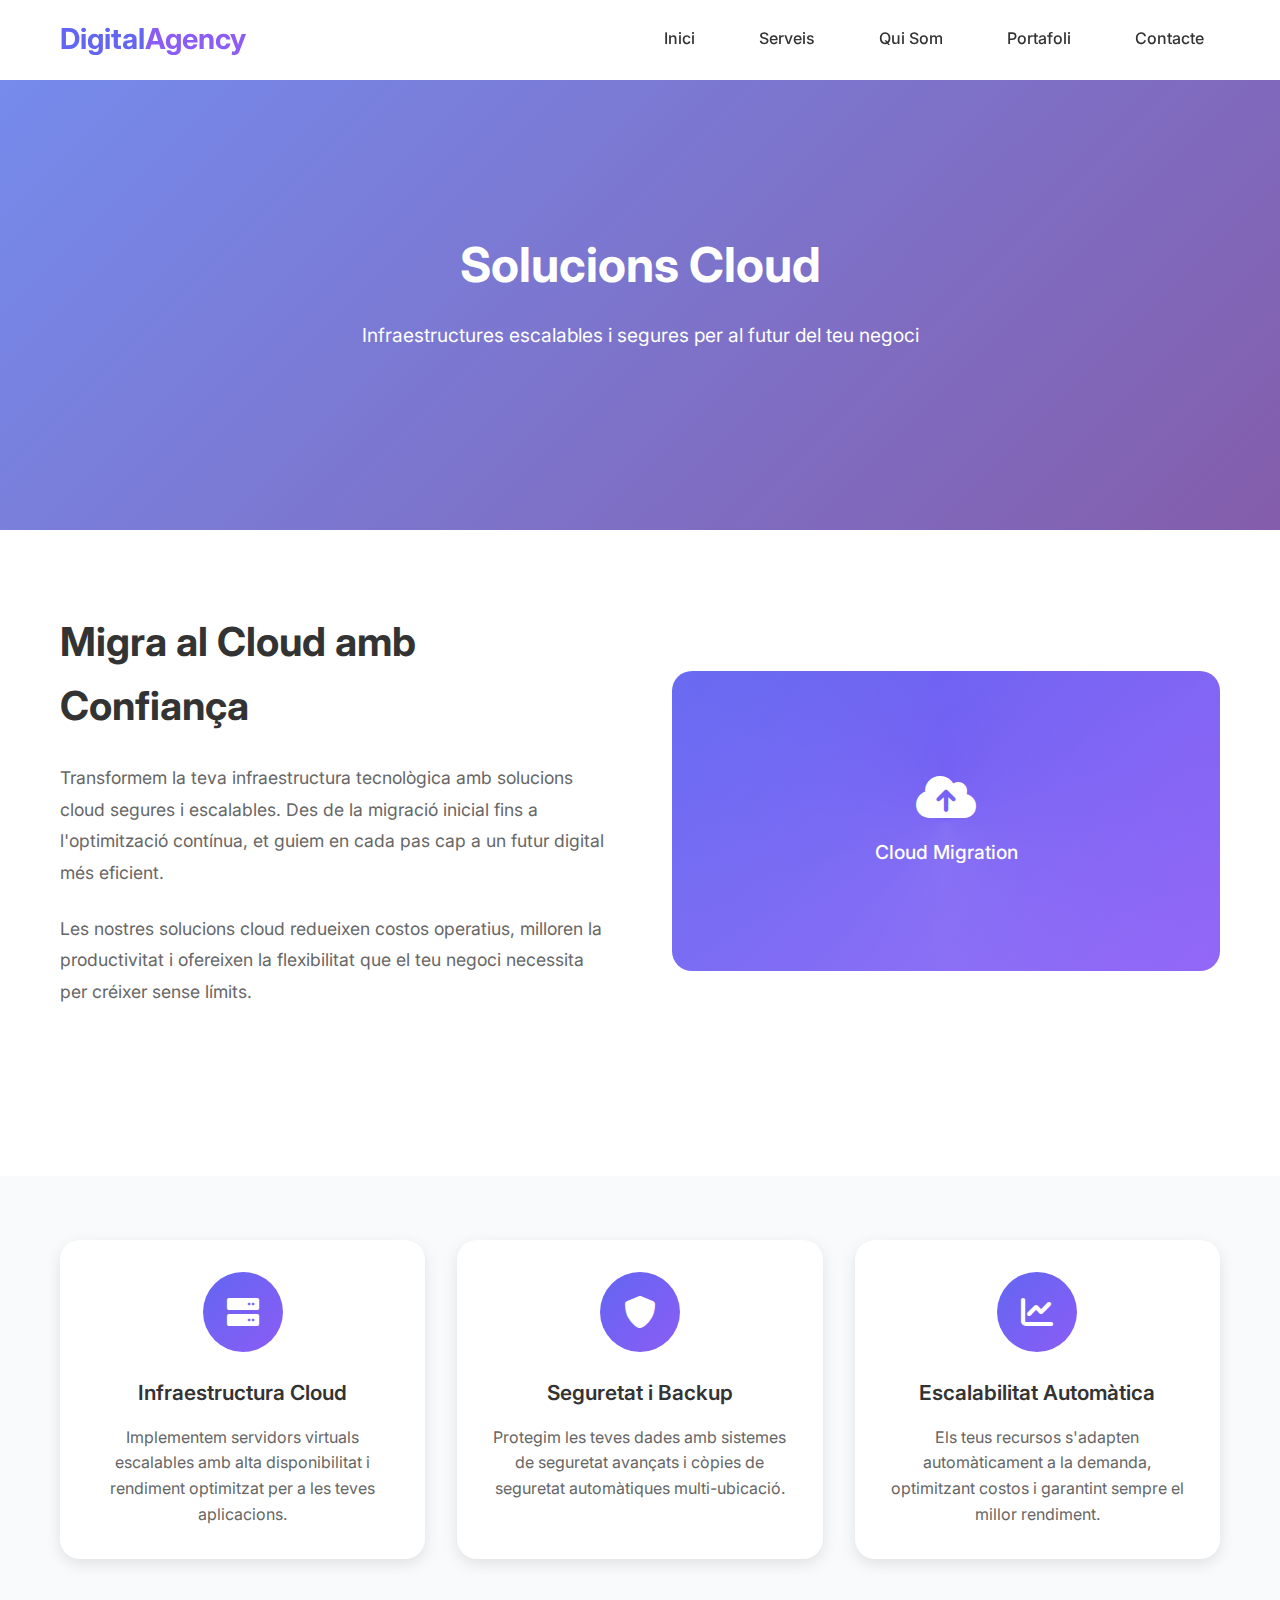
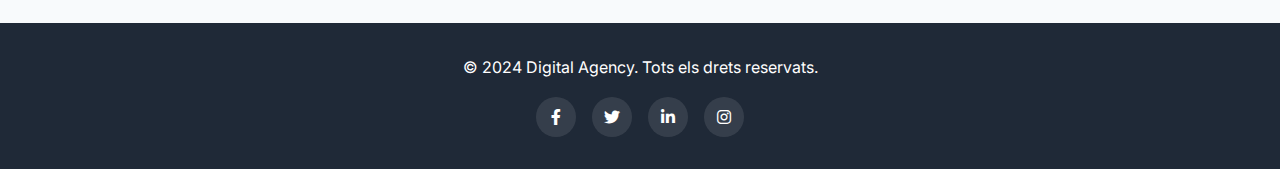
<file: solucionscloud.html>
<!DOCTYPE html>
<html lang="ca">
<head>
    <meta charset="UTF-8">
    <meta name="viewport" content="width=device-width, initial-scale=1.0">
    <title>Solucions Cloud - Agència Digital</title>
    <link href="https://fonts.googleapis.com/css2?family=Inter:wght@300;400;500;600;700&display=swap" rel="stylesheet">
    <link rel="stylesheet" href="https://cdnjs.cloudflare.com/ajax/libs/font-awesome/6.0.0/css/all.min.css">
    <style>
/* Reset i configuració base */
* {
    margin: 0;
    padding: 0;
    box-sizing: border-box;
}

html {
    scroll-behavior: smooth;
}

body {
    font-family: 'Inter', sans-serif;
    line-height: 1.6;
    color: #333;
    background-color: #ffffff;
}

/* Contenidor general */
.container {
    max-width: 1200px;
    margin: 0 auto;
    padding: 0 20px;
}

/* Header i Navegació */
.header {
    position: fixed;
    top: 0;
    width: 100%;
    background: rgba(255, 255, 255, 0.95);
    backdrop-filter: blur(10px);
    z-index: 1000;
    transition: all 0.3s ease;
}

.navbar {
    padding: 1rem 0;
}

.nav-container {
    max-width: 1200px;
    margin: 0 auto;
    padding: 0 20px;
    display: flex;
    justify-content: space-between;
    align-items: center;
}

.nav-logo h2 {
    color: #6366f1;
    font-weight: 700;
    font-size: 1.8rem;
}

.nav-menu {
    display: flex;
    list-style: none;
    gap: 2rem;
}

.nav-link {
    text-decoration: none;
    color: #333;
    font-weight: 500;
    padding: 0.5rem 1rem;
    border-radius: 8px;
    transition: all 0.3s ease;
    position: relative;
}

.nav-link:hover {
    color: #6366f1;
    background-color: rgba(99, 102, 241, 0.1);
}

/* Menu hamburguesa */
.nav-toggle {
    display: none;
    flex-direction: column;
    cursor: pointer;
}

.bar {
    width: 25px;
    height: 3px;
    background: #333;
    margin: 3px 0;
    transition: 0.3s;
    border-radius: 2px;
}

/* Secció Hero */
.hero {
    height: 50vh;
    position: relative;
    display: flex;
    align-items: center;
    justify-content: center;
    text-align: center;
    overflow: hidden;
    margin-top: 80px;
}

.hero-background {
    position: absolute;
    top: 0;
    left: 0;
    width: 100%;
    height: 100%;
    background: linear-gradient(135deg, #667eea 0%, #764ba2 100%);
    opacity: 0.9;
    z-index: -1;
}

.hero-content {
    z-index: 1;
    color: white;
    max-width: 800px;
    padding: 0 20px;
}

.hero-title {
    font-size: 3rem;
    font-weight: 700;
    margin-bottom: 1rem;
}

.hero-subtitle {
    font-size: 1.2rem;
    margin-bottom: 2rem;
}

/* Secció de contingut principal */
.main-content {
    padding: 5rem 0;
}

.content-grid {
    display: grid;
    grid-template-columns: 1fr 1fr;
    gap: 4rem;
    align-items: center;
    margin-bottom: 4rem;
}

.content-text h2 {
    font-size: 2.5rem;
    font-weight: 700;
    margin-bottom: 1.5rem;
    color: #333;
}

.content-text p {
    font-size: 1.1rem;
    color: #666;
    margin-bottom: 1.5rem;
    line-height: 1.8;
}

.content-image {
    display: flex;
    justify-content: center;
    align-items: center;
}

.image-placeholder {
    width: 100%;
    height: 300px;
    background: linear-gradient(135deg, #6366f1, #8b5cf6);
    border-radius: 20px;
    display: flex;
    flex-direction: column;
    align-items: center;
    justify-content: center;
    color: white;
    font-size: 3rem;
    position: relative;
    overflow: hidden;
}

.image-placeholder::before {
    content: '';
    position: absolute;
    top: -50%;
    left: -50%;
    width: 200%;
    height: 200%;
    background: conic-gradient(from 0deg, transparent, rgba(255, 255, 255, 0.1), transparent);
    animation: rotate 4s linear infinite;
}

@keyframes rotate {
    0% { transform: rotate(0deg); }
    100% { transform: rotate(360deg); }
}

.image-placeholder i {
    z-index: 1;
    margin-bottom: 1rem;
}

.image-placeholder p {
    z-index: 1;
    font-size: 1.2rem;
    font-weight: 500;
    margin: 0;
}

/* Serveis cloud */
.cloud-services {
    background: #f8fafc;
    padding: 4rem 0;
}

.services-grid {
    display: grid;
    grid-template-columns: repeat(auto-fit, minmax(280px, 1fr));
    gap: 2rem;
}

.service-card {
    background: white;
    padding: 2rem;
    border-radius: 20px;
    text-align: center;
    box-shadow: 0 5px 15px rgba(0, 0, 0, 0.1);
    transition: all 0.3s ease;
    position: relative;
    overflow: hidden;
}

.service-card:hover {
    transform: translateY(-10px);
    box-shadow: 0 15px 30px rgba(99, 102, 241, 0.2);
}

.service-icon {
    width: 80px;
    height: 80px;
    background: linear-gradient(135deg, #6366f1, #8b5cf6);
    border-radius: 50%;
    display: flex;
    align-items: center;
    justify-content: center;
    margin: 0 auto 1.5rem;
    font-size: 2rem;
    color: white;
    transition: all 0.3s ease;
}

.service-card:hover .service-icon {
    transform: scale(1.1) rotate(10deg);
}

.service-card h3 {
    font-size: 1.3rem;
    font-weight: 600;
    margin-bottom: 1rem;
    color: #333;
}

.service-card p {
    color: #666;
    line-height: 1.6;
}

/* Footer */
.footer {
    background: #1f2937;
    color: white;
    text-align: center;
    padding: 2rem 0;
}

.footer p {
    margin-bottom: 1rem;
}

.social-links {
    display: flex;
    justify-content: center;
    gap: 1rem;
}

.social-link {
    width: 40px;
    height: 40px;
    background: rgba(255, 255, 255, 0.1);
    border-radius: 50%;
    display: flex;
    align-items: center;
    justify-content: center;
    color: white;
    text-decoration: none;
    transition: all 0.3s ease;
}

.social-link:hover {
    background: #6366f1;
    transform: translateY(-2px);
}

/* Responsive Design */
@media (max-width: 768px) {
    .nav-menu {
        position: fixed;
        left: -100%;
        top: 70px;
        flex-direction: column;
        background-color: white;
        width: 100%;
        text-align: center;
        transition: 0.3s;
        box-shadow: 0 10px 27px rgba(0, 0, 0, 0.05);
        padding: 2rem 0;
    }

    .nav-menu.active {
        left: 0;
    }

    .nav-toggle {
        display: flex;
    }

    .hero-title {
        font-size: 2.5rem;
    }

    .content-grid {
        grid-template-columns: 1fr;
        gap: 2rem;
    }

    .content-text h2 {
        font-size: 2rem;
    }
}
    </style>
</head>
<body>
    <!-- Header -->
    <header class="header">
        <nav class="navbar">
            <div class="nav-container">
                <div class="nav-logo">
                    <h2>Digital<span style="color: #8b5cf6;">Agency</span></h2>
                </div>
                <ul class="nav-menu">
                    <li><a href="index.html" class="nav-link">Inici</a></li>
                    <li><a href="index.html#services" class="nav-link">Serveis</a></li>
                    <li><a href="index.html#about" class="nav-link">Qui Som</a></li>
                    <li><a href="index.html#portfolio" class="nav-link">Portafoli</a></li>
                    <li><a href="index.html#contact" class="nav-link">Contacte</a></li>
                </ul>
                <div class="nav-toggle">
                    <span class="bar"></span>
                    <span class="bar"></span>
                    <span class="bar"></span>
                </div>
            </div>
        </nav>
    </header>

    <!-- Hero Section -->
    <section class="hero">
        <div class="hero-background"></div>
        <div class="hero-content">
            <h1 class="hero-title">Solucions Cloud</h1>
            <p class="hero-subtitle">Infraestructures escalables i segures per al futur del teu negoci</p>
        </div>
    </section>

    <!-- Main Content -->
    <section class="main-content">
        <div class="container">
            <div class="content-grid">
                <div class="content-text">
                    <h2>Migra al Cloud amb Confiança</h2>
                    <p>Transformem la teva infraestructura tecnològica amb solucions cloud segures i escalables. Des de la migració inicial fins a l'optimització contínua, et guiem en cada pas cap a un futur digital més eficient.</p>
                    <p>Les nostres solucions cloud redueixen costos operatius, milloren la productivitat i ofereixen la flexibilitat que el teu negoci necessita per créixer sense límits.</p>
                </div>
                <div class="content-image">
                    <div class="image-placeholder">
                        <i class="fas fa-cloud-upload-alt"></i>
                        <p>Cloud Migration</p>
                    </div>
                </div>
            </div>
        </div>
    </section>

    <!-- Cloud Services -->
    <section class="cloud-services">
        <div class="container">
            <div class="services-grid">
                <div class="service-card">
                    <div class="service-icon">
                        <i class="fas fa-server"></i>
                    </div>
                    <h3>Infraestructura Cloud</h3>
                    <p>Implementem servidors virtuals escalables amb alta disponibilitat i rendiment optimitzat per a les teves aplicacions.</p>
                </div>
                <div class="service-card">
                    <div class="service-icon">
                        <i class="fas fa-shield-alt"></i>
                    </div>
                    <h3>Seguretat i Backup</h3>
                    <p>Protegim les teves dades amb sistemes de seguretat avançats i còpies de seguretat automàtiques multi-ubicació.</p>
                </div>
                <div class="service-card">
                    <div class="service-icon">
                        <i class="fas fa-chart-line"></i>
                    </div>
                    <h3>Escalabilitat Automàtica</h3>
                    <p>Els teus recursos s'adapten automàticament a la demanda, optimitzant costos i garantint sempre el millor rendiment.</p>
                </div>
            </div>
        </div>
    </section>

    <!-- Footer -->
    <footer class="footer">
        <div class="container">
            <p>&copy; 2024 Digital Agency. Tots els drets reservats.</p>
            <div class="social-links">
                <a href="#" class="social-link"><i class="fab fa-facebook-f"></i></a>
                <a href="#" class="social-link"><i class="fab fa-twitter"></i></a>
                <a href="#" class="social-link"><i class="fab fa-linkedin-in"></i></a>
                <a href="#" class="social-link"><i class="fab fa-instagram"></i></a>
            </div>
        </div>
    </footer>

    <script>
        // Mobile menu toggle
        const navToggle = document.querySelector('.nav-toggle');
        const navMenu = document.querySelector('.nav-menu');

        navToggle.addEventListener('click', () => {
            navMenu.classList.toggle('active');
            navToggle.classList.toggle('active');
        });

        // Close mobile menu when clicking on a link
        document.querySelectorAll('.nav-link').forEach(link => {
            link.addEventListener('click', () => {
                navMenu.classList.remove('active');
                navToggle.classList.remove('active');
            });
        });
    </script>
</body>
</html>
</file>
